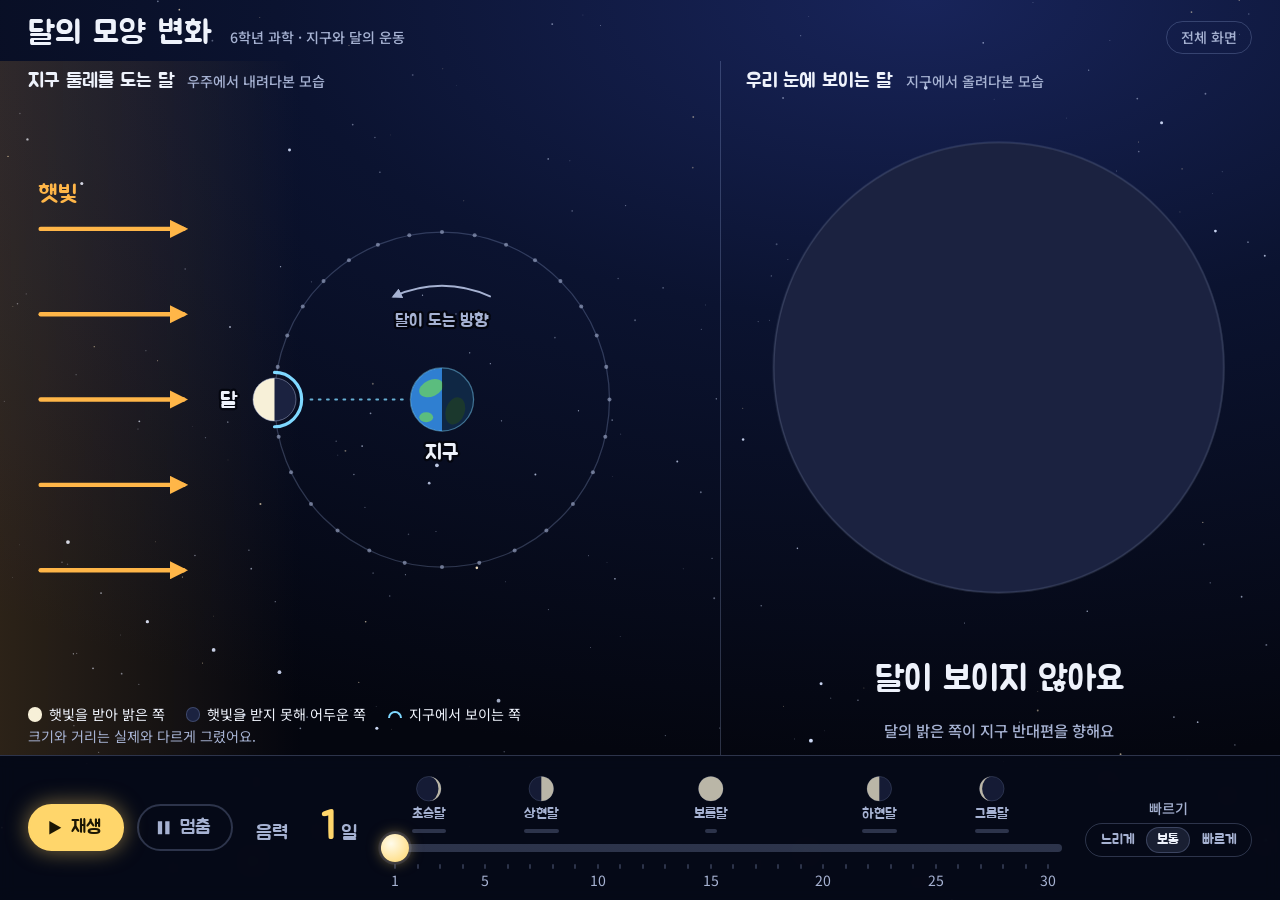
<file: assets/anim/moon.html>
<!DOCTYPE html>
<html lang="ko">
<head>
<meta charset="utf-8">
<meta name="viewport" content="width=device-width, initial-scale=1, viewport-fit=cover">
<title>달의 모양 변화</title>
<meta name="claude:viewport-fit-sides" content="cover">
<link rel="stylesheet" href="https://fonts.googleapis.com/css2?family=Jua&family=Noto+Sans+KR:wght@400;500;700&display=swap">
<style>
/* 배치: 16:9 화면 한 장에 꽉 차는 세 줄
   제목 띠 / 두 장면(왼쪽: 우주에서 본 지구와 달 · 오른쪽: 지구에서 본 달) / 날짜 조종대 */
:root{
  --sky-0:#04060f; --sky-1:#0b1330; --sky-2:#18245a;
  --ink:#eef2fb; --ink-dim:#a6b2d2;
  --line:rgba(170,190,240,.24); --soft:rgba(170,190,240,.12); --bar:rgba(7,10,26,.8);
  --moon:#f7f0d8; --moon-hi:#fffbea; --moon-lo:#d9cea8; --moon-mare:#a79d80; --moon-shade:#1b2240;
  --sun:#ffb648; --sun-glow:rgba(255,182,72,.16);
  --look:#7fd8ff;
  --accent:#ffd66b; --accent-glow:rgba(255,214,107,.5); --on-accent:#1b1604;
  --sea:#2f7fd1; --land:#5bbd7e; --night:rgba(4,6,15,.72);

  --font-display:"Jua","Noto Sans KR","Apple SD Gothic Neo","Malgun Gothic",sans-serif;
  --font-body:"Noto Sans KR","Apple SD Gothic Neo","Malgun Gothic","Nanum Gothic",sans-serif;

  --u:min(1vw,1.7778vh);                         /* 16:9 화면에서 가로의 1% */
  --pad:calc(var(--u)*2.2);
  --fs-title:max(1.3rem,calc(var(--u)*2.5));
  --fs-h2:max(1rem,calc(var(--u)*1.6));
  --fs-body:max(.85rem,calc(var(--u)*1.2));
  --fs-small:max(.75rem,calc(var(--u)*1.1));
  --fs-name:max(2.2rem,calc(var(--u)*5.4));
  --fs-date:max(1.7rem,calc(var(--u)*3.2));
  --fs-btn:max(.95rem,calc(var(--u)*1.5));
  --thumb:max(26px,calc(var(--u)*2.2));
  --track:max(8px,calc(var(--u)*.55));
  --mark-ico:max(20px,calc(var(--u)*2.3));
  color-scheme:dark;
}
html,body{height:100%}
body{margin:0;background:var(--sky-0);color:var(--ink);font-family:var(--font-body);font-size:var(--fs-body);line-height:1.5;-webkit-font-smoothing:antialiased}
#stars{position:fixed;inset:0;width:100%;height:100%;z-index:0;pointer-events:none;
  background:radial-gradient(120% 85% at 72% 0%,var(--sky-2) 0%,var(--sky-1) 42%,var(--sky-0) 100%)}

.app{position:relative;z-index:1;box-sizing:border-box;height:100%;min-height:30rem;display:grid;grid-template-rows:auto minmax(0,1fr) auto}
.gut{padding-left:max(16px,var(--pad),env(safe-area-inset-left,0px));padding-right:max(16px,var(--pad),env(safe-area-inset-right,0px))}

/* 제목 띠 */
.top{display:flex;flex-wrap:wrap;align-items:baseline;gap:.2em calc(var(--u)*1.4);padding-block:calc(var(--u)*1.1) calc(var(--u)*.5)}
.top h1{margin:0;font-family:var(--font-display);font-weight:400;font-size:var(--fs-title);line-height:1.2;letter-spacing:.01em}
.unit{margin:0;color:var(--ink-dim);font-size:var(--fs-small);font-weight:500}
.ghost{margin-left:auto;font:inherit;font-size:var(--fs-small);font-weight:500;color:var(--ink-dim);background:transparent;border:1px solid var(--line);border-radius:999px;padding:.35em 1em;cursor:pointer}
.ghost:hover{color:var(--ink);border-color:var(--ink-dim)}

/* 두 장면 */
.stage{display:grid;grid-template-columns:minmax(0,1.3fr) minmax(0,1fr);min-height:0}
.panel{position:relative;display:grid;grid-template-rows:auto minmax(0,1fr) auto;min-width:0;min-height:0;padding-block:calc(var(--u)*.6)}
.panel h2{margin:0;display:flex;flex-wrap:wrap;align-items:baseline;gap:0 .6em;font-family:var(--font-display);font-weight:400;font-size:var(--fs-h2);line-height:1.3}
.panel h2 small{font-family:var(--font-body);font-size:var(--fs-small);font-weight:500;color:var(--ink-dim)}
.space{isolation:isolate;padding-right:calc(var(--u)*1.2)}
.space::before{content:"";position:absolute;z-index:-1;top:0;bottom:0;left:calc(-1*max(16px,var(--pad)));width:44%;background:linear-gradient(90deg,var(--sun-glow),transparent)}
.sky{border-left:1px solid var(--line);padding-left:calc(var(--u)*2)}
.orbit,.moonview{display:block;width:100%;height:100%;min-height:0}

.legend{list-style:none;margin:0;padding:0;display:flex;flex-wrap:wrap;gap:.1em 1.5em;font-size:var(--fs-small)}
.legend li{display:flex;align-items:center;gap:.5em}
.legend .note{color:var(--ink-dim)}
.sw{flex:none;width:1em;height:1em;border-radius:50%}
.sw-lit{background:var(--moon)}
.sw-shade{background:var(--moon-shade);box-shadow:inset 0 0 0 1px var(--line)}
.sw-look{box-sizing:border-box;height:.55em;border:.2em solid var(--look);border-bottom:0;border-radius:1em 1em 0 0;background:none}

/* 궤도 그림 */
.orbit text{font-family:var(--font-display)}
.rays line{stroke:var(--sun);stroke-width:7;stroke-linecap:round}
.f-sun{fill:var(--sun)} .f-dim{fill:var(--ink-dim)}
.t-sun{fill:var(--sun);font-size:38px}
.t-label{fill:var(--ink);font-size:34px;paint-order:stroke;stroke:var(--sky-0);stroke-width:7px;stroke-linejoin:round}
.t-dim{fill:var(--ink-dim);font-size:27px;paint-order:stroke;stroke:var(--sky-0);stroke-width:7px;stroke-linejoin:round}
.ring{fill:none;stroke:var(--line);stroke-width:2}
.dot{fill:var(--ink-dim);opacity:.6}
.dir{fill:none;stroke:var(--ink-dim);stroke-width:3;stroke-linecap:round}
.sight{stroke:var(--look);stroke-width:3;stroke-dasharray:3 10;stroke-linecap:round;opacity:.8}
.e-sea{fill:var(--sea)} .e-land{fill:var(--land)} .e-night{fill:var(--night)}
.e-rim{fill:none;stroke:var(--look);stroke-opacity:.45;stroke-width:2}
.m-shade{fill:var(--moon-shade)} .m-lit{fill:var(--moon)}
.m-rim{fill:none;stroke:var(--ink-dim);stroke-opacity:.5;stroke-width:1.5}
.face{fill:none;stroke:var(--look);stroke-width:5;stroke-linecap:round}

/* 지구에서 본 달 */
.mv-shade{fill:var(--moon-shade)}
.mv-rim{fill:none;stroke:var(--ink-dim);stroke-opacity:.28;stroke-width:1.5}
.maria ellipse{fill:var(--moon-mare);opacity:.5}
.mv-spot{fill:var(--moon-hi);opacity:.75}

.phase{display:grid;justify-items:center;text-align:center;padding-bottom:calc(var(--u)*.4)}
.phase-name{margin:0;height:calc(var(--fs-name)*1.15);display:grid;place-items:center;white-space:nowrap;font-family:var(--font-display);font-weight:400;font-size:calc(var(--fs-name)*.5);line-height:1.1;color:var(--ink)}
.phase.is-named .phase-name{font-size:var(--fs-name);color:var(--accent);text-shadow:0 0 .35em var(--accent-glow)}
.phase-sub{margin:0;min-height:1.5em;color:var(--ink-dim);font-weight:500;text-wrap:balance}

/* 날짜 조종대 */
.controls{background:var(--bar);border-top:1px solid var(--line);-webkit-backdrop-filter:blur(8px);backdrop-filter:blur(8px)}
.controls-in{display:grid;grid-template-columns:auto auto minmax(0,1fr) auto;grid-template-areas:"transport date timeline speed";align-items:center;gap:8px calc(var(--u)*1.8);padding-block:calc(var(--u)*.8) calc(var(--u)*.9)}
.transport{grid-area:transport;display:flex;gap:calc(var(--u)*.7 + 4px)}
.btn{display:inline-flex;align-items:center;gap:.45em;font-family:var(--font-display);font-size:var(--fs-btn);line-height:1.2;white-space:nowrap;color:var(--on-accent);background:var(--accent);border:2px solid var(--accent);border-radius:999px;padding:.5em 1.05em .5em .9em;cursor:pointer;box-shadow:0 0 1.1em var(--accent-glow)}
.btn svg{width:.8em;height:.8em;fill:currentColor}
.btn[aria-disabled="true"]{color:var(--ink-dim);background:transparent;border-color:var(--line);box-shadow:none;cursor:default}
.btn:focus-visible,.ghost:focus-visible,.mark:focus-visible{outline:3px solid var(--look);outline-offset:3px}

.date{grid-area:date;display:flex;align-items:baseline;gap:.2em;white-space:nowrap;font-family:var(--font-display)}
.date-k{font-size:calc(var(--fs-date)*.5);color:var(--ink-dim)}
.date-n{min-width:1.15em;text-align:right;font-size:var(--fs-date);line-height:1;color:var(--accent);font-variant-numeric:tabular-nums}

.timeline{grid-area:timeline;position:relative;min-width:0}
.marks{position:relative;height:calc(var(--mark-ico) + var(--fs-small)*1.4 + 18px)}
.mark{position:absolute;bottom:9px;left:calc(var(--thumb)/2 + (100% - var(--thumb))*var(--c));transform:translateX(-50%);display:grid;justify-items:center;gap:.1em;padding:.1em .35em;font-family:var(--font-display);font-size:var(--fs-small);line-height:1.3;white-space:nowrap;color:var(--ink-dim);background:none;border:0;border-radius:.6em;cursor:pointer}
.mark svg{width:var(--mark-ico);height:var(--mark-ico);opacity:.75}
.mark:hover{color:var(--ink)}
.mark.on{color:var(--accent)}
.mark.on svg{opacity:1;filter:drop-shadow(0 0 .45em var(--accent-glow))}
.mi-shade{fill:var(--moon-shade);stroke:var(--line);stroke-width:.8} .mi-lit{fill:var(--moon)}
.span{position:absolute;bottom:1px;height:4px;border-radius:4px;background:var(--line);left:calc(var(--thumb)/2 + (100% - var(--thumb))*var(--a) - 6px);width:calc((100% - var(--thumb))*(var(--b) - var(--a)) + 12px)}
.span.on{background:var(--accent);box-shadow:0 0 .6em var(--accent-glow)}

#day{-webkit-appearance:none;appearance:none;display:block;width:100%;height:var(--thumb);margin:0;background:transparent;cursor:pointer;--p:0}
#day:focus{outline:none}
#day::-webkit-slider-runnable-track{height:var(--track);border-radius:999px;background:linear-gradient(90deg,var(--accent) calc(var(--thumb)/2 + (100% - var(--thumb))*var(--p)),var(--line) 0)}
#day::-webkit-slider-thumb{-webkit-appearance:none;appearance:none;width:var(--thumb);height:var(--thumb);margin-top:calc((var(--track) - var(--thumb))/2);border:0;border-radius:50%;background:radial-gradient(circle at 36% 34%,var(--moon-hi),var(--accent));box-shadow:0 0 0 .2em var(--soft),0 0 1em var(--accent-glow)}
#day::-moz-range-track{height:var(--track);border-radius:999px;background:var(--line)}
#day::-moz-range-progress{height:var(--track);border-radius:999px;background:var(--accent)}
#day::-moz-range-thumb{width:var(--thumb);height:var(--thumb);border:0;border-radius:50%;background:radial-gradient(circle at 36% 34%,var(--moon-hi),var(--accent));box-shadow:0 0 0 .2em var(--soft),0 0 1em var(--accent-glow)}
#day:focus-visible::-webkit-slider-thumb{outline:3px solid var(--look);outline-offset:3px}
#day:focus-visible::-moz-range-thumb{outline:3px solid var(--look);outline-offset:3px}

.ticks{position:relative;height:calc(var(--fs-small)*1.9)}
.tick{position:absolute;top:2px;left:calc(var(--thumb)/2 + (100% - var(--thumb))*var(--t));transform:translateX(-50%);display:grid;justify-items:center;font-size:var(--fs-small);line-height:1;color:var(--ink-dim);font-variant-numeric:tabular-nums}
.tick::before{content:"";width:2px;height:.4em;margin-bottom:.25em;border-radius:2px;background:var(--line)}

.speed{grid-area:speed;display:grid;justify-items:center;gap:.25em}
.speed-label{font-size:var(--fs-small);font-weight:500;color:var(--ink-dim)}
.seg{position:relative;display:flex;padding:3px;border:1px solid var(--line);border-radius:999px}
.seg input{position:absolute;width:1px;height:1px;opacity:0;pointer-events:none}
.seg label{font-family:var(--font-display);font-size:var(--fs-small);line-height:1.3;white-space:nowrap;color:var(--ink-dim);padding:.3em .8em;border-radius:999px;cursor:pointer}
.seg input:checked+label{background:var(--soft);color:var(--ink);box-shadow:inset 0 0 0 1px var(--line)}
.seg input:focus-visible+label{outline:3px solid var(--look);outline-offset:2px}

/* 좁은 화면: 한 줄로 쌓고, 조종대는 아래에 붙여 둔다 */
@media (max-width:820px),(max-aspect-ratio:1/1){
  .app{height:auto;min-height:100%}
  .stage{grid-template-columns:minmax(0,1fr)}
  .panel{padding-block:14px}
  .space{padding-right:0}
  .sky{border-left:0;border-top:1px solid var(--line);padding-left:0}
  .orbit{height:auto;aspect-ratio:1070/760;max-height:46vh}
  .sky{grid-template-columns:minmax(0,min(42%,16rem)) minmax(0,1fr);grid-template-rows:auto auto;column-gap:16px;align-items:center}
  .sky h2{grid-column:1/-1;margin-bottom:8px}
  .moonview{height:auto;aspect-ratio:1}
  .phase{justify-items:start;text-align:left;padding-bottom:0}
  .phase-name{height:auto;min-height:calc(var(--fs-name)*1.15);place-items:center start;white-space:normal;text-wrap:balance}
  .controls{position:sticky;bottom:0}
  .controls-in{grid-template-columns:auto minmax(0,1fr);grid-template-areas:"transport date" "timeline timeline" "speed speed";padding-block:10px calc(10px + env(safe-area-inset-bottom,0px))}
  .date{justify-self:end}
  .speed{grid-auto-flow:column;align-items:center;justify-content:start;gap:.8em}
}
@media (prefers-reduced-motion:reduce){*{scroll-behavior:auto}}
</style>
<style>img{max-width:100%}[hidden]{display:none!important}</style>
</head>
<body>
<canvas id="stars" aria-hidden="true"></canvas>

<div class="app" id="app">
  <header class="top gut">
    <h1>달의 모양 변화</h1>
    <p class="unit">6학년 과학 · 지구와 달의 운동</p>
    <button class="ghost" id="fs" type="button">전체 화면</button>
  </header>

  <main class="stage gut">
    <section class="panel space" aria-labelledby="h-space">
      <h2 id="h-space">지구 둘레를 도는 달 <small>우주에서 내려다본 모습</small></h2>
      <svg id="orbit" class="orbit" viewBox="-110 0 1070 760" role="img" aria-label="왼쪽에서 햇빛이 비치고, 달이 지구 둘레를 시계 반대 방향으로 도는 그림">
        <defs>
          <marker id="hSun" viewBox="0 0 12 12" refX="9" refY="6" markerWidth="4.2" markerHeight="4.2" orient="auto"><path class="f-sun" d="M0 0 12 6 0 12Z"/></marker>
          <marker id="hDir" viewBox="0 0 12 12" refX="9" refY="6" markerWidth="5.5" markerHeight="5.5" orient="auto"><path class="f-dim" d="M0 0 12 6 0 12Z"/></marker>
          <clipPath id="earthClip"><circle cx="545" cy="380" r="50"/></clipPath>
        </defs>

        <g class="rays">
          <line x1="-90" y1="110" x2="136" y2="110" marker-end="url(#hSun)"/>
          <line x1="-90" y1="245" x2="136" y2="245" marker-end="url(#hSun)"/>
          <line x1="-90" y1="380" x2="136" y2="380" marker-end="url(#hSun)"/>
          <line x1="-90" y1="515" x2="136" y2="515" marker-end="url(#hSun)"/>
          <line x1="-90" y1="650" x2="136" y2="650" marker-end="url(#hSun)"/>
        </g>
        <text class="t-sun" x="-94" y="68">햇빛</text>

        <circle class="ring" cx="545" cy="380" r="265"/>
        <g id="dots"></g>
        <path class="dir" d="M621.1 216.9A180 180 0 0 0 468.9 216.9" marker-end="url(#hDir)"/>
        <line id="sight" class="sight" x1="545" y1="380" x2="545" y2="380"/>
        <text class="t-dim" x="545" y="264" text-anchor="middle">달이 도는 방향</text>

        <g clip-path="url(#earthClip)">
          <circle class="e-sea" cx="545" cy="380" r="50"/>
          <ellipse class="e-land" cx="528" cy="362" rx="20" ry="13" transform="rotate(-24 528 362)"/>
          <ellipse class="e-land" cx="566" cy="398" rx="15" ry="22" transform="rotate(18 566 398)"/>
          <ellipse class="e-land" cx="520" cy="408" rx="11" ry="8"/>
          <rect class="e-night" x="545" y="330" width="50" height="100"/>
        </g>
        <circle class="e-rim" cx="545" cy="380" r="50"/>
        <text class="t-label" x="545" y="474" text-anchor="middle">지구</text>

        <g id="moonG">
          <circle class="m-shade" r="34"/>
          <path class="m-lit" d="M0-34A34 34 0 0 0 0 34Z"/>
          <circle class="m-rim" r="34"/>
          <path id="face" class="face" d="M0-43A43 43 0 0 1 0 43"/>
        </g>
        <text id="moonLabel" class="t-label" text-anchor="middle">달</text>
      </svg>
      <ul class="legend">
        <li><i class="sw sw-lit"></i>햇빛을 받아 밝은 쪽</li>
        <li><i class="sw sw-shade"></i>햇빛을 받지 못해 어두운 쪽</li>
        <li><i class="sw sw-look"></i>지구에서 보이는 쪽</li>
        <li class="note">크기와 거리는 실제와 다르게 그렸어요.</li>
      </ul>
    </section>

    <section class="panel sky" aria-labelledby="h-sky">
      <h2 id="h-sky">우리 눈에 보이는 달 <small>지구에서 올려다본 모습</small></h2>
      <svg id="moonView" class="moonview" viewBox="-275 -275 550 550" role="img" aria-label="음력 1일의 달">
        <defs>
          <radialGradient id="gLit" cx="42%" cy="38%" r="70%">
            <stop offset="0" style="stop-color:var(--moon-hi)"/>
            <stop offset=".7" style="stop-color:var(--moon)"/>
            <stop offset="1" style="stop-color:var(--moon-lo)"/>
          </radialGradient>
          <radialGradient id="gHalo" cx="50%" cy="50%" r="50%">
            <stop offset=".88" style="stop-color:var(--accent);stop-opacity:.45"/>
            <stop offset="1" style="stop-color:var(--accent);stop-opacity:0"/>
          </radialGradient>
          <clipPath id="litClip"><path id="litPath" d="M0 0"/></clipPath>
          <filter id="mareBlur" x="-25%" y="-25%" width="150%" height="150%"><feGaussianBlur stdDeviation="8"/></filter>
        </defs>
        <circle id="halo" r="274" fill="url(#gHalo)" opacity="0"/>
        <circle class="mv-shade" r="245"/>
        <g clip-path="url(#litClip)">
          <circle r="245" fill="url(#gLit)"/>
          <g class="maria" filter="url(#mareBlur)">
            <ellipse cx="-128" cy="-15" rx="58" ry="105"/>
            <ellipse cx="-58" cy="-102" rx="66" ry="55"/>
            <ellipse cx="50" cy="-92" rx="42" ry="40"/>
            <ellipse cx="92" cy="-32" rx="48" ry="40"/>
            <ellipse cx="172" cy="-75" rx="22" ry="30"/>
            <ellipse cx="140" cy="22" rx="28" ry="42"/>
            <ellipse cx="92" cy="50" rx="21" ry="21"/>
            <ellipse cx="-42" cy="82" rx="50" ry="38"/>
            <ellipse cx="-118" cy="86" rx="25" ry="25"/>
          </g>
          <circle class="mv-spot" cx="-22" cy="172" r="9"/>
        </g>
        <circle class="mv-rim" r="245"/>
      </svg>
      <div class="phase" id="phase">
        <p class="phase-name" id="phaseName">달이 보이지 않아요</p>
        <p class="phase-sub" id="phaseSub">달의 밝은 쪽이 지구 반대편을 향해요</p>
      </div>
    </section>
  </main>

  <footer class="controls">
    <div class="controls-in gut">
      <div class="transport">
        <button class="btn" id="play" type="button" aria-disabled="false"><svg viewBox="0 0 10 10" aria-hidden="true"><path d="M1.5 0.6 9.3 5 1.5 9.4Z"/></svg>재생</button>
        <button class="btn" id="pause" type="button" aria-disabled="true"><svg viewBox="0 0 10 10" aria-hidden="true"><path d="M1.2 .8h2.8v8.4H1.2zM6 .8h2.8v8.4H6z"/></svg>멈춤</button>
      </div>
      <div class="date" aria-hidden="true"><span class="date-k">음력</span><span class="date-n" id="dayNum">1</span><span class="date-k">일</span></div>
      <div class="timeline">
        <div class="marks" id="marks"></div>
        <input type="range" id="day" min="1" max="30" step="1" value="1" aria-label="음력 날짜">
        <div class="ticks" id="ticks" aria-hidden="true"></div>
      </div>
      <div class="speed" role="radiogroup" aria-labelledby="speedLabel">
        <span class="speed-label" id="speedLabel">빠르기</span>
        <div class="seg">
          <input type="radio" name="speed" id="speedSlow" value="0"><label for="speedSlow">느리게</label>
          <input type="radio" name="speed" id="speedMid" value="1" checked><label for="speedMid">보통</label>
          <input type="radio" name="speed" id="speedFast" value="2"><label for="speedFast">빠르게</label>
        </div>
      </div>
    </div>
  </footer>
</div>

<script>
(() => {
  document.documentElement.lang = 'ko';
  const $ = id => document.getElementById(id);
  const reduce = matchMedia('(prefers-reduced-motion: reduce)');

  /* 교과서의 다섯 가지 달 이름과 볼 수 있는 때 */
  const PHASES = [
    { name: '초승달', from: 2,  to: 3,  jump: 3,  icon: 38,  when: '음력 2~3일 무렵',   tip: '오른쪽이 가늘게 밝아요' },
    { name: '상현달', from: 7,  to: 8,  jump: 8,  icon: 90,  when: '음력 7~8일 무렵',   tip: '오른쪽 반쪽이 밝아요' },
    { name: '보름달', from: 15, to: 15, jump: 15, icon: 180, when: '음력 15일 무렵',    tip: '둥글게 모두 밝아요' },
    { name: '하현달', from: 22, to: 23, jump: 23, icon: 270, when: '음력 22~23일 무렵', tip: '왼쪽 반쪽이 밝아요' },
    { name: '그믐달', from: 27, to: 28, jump: 27, icon: 322, when: '음력 27~28일 무렵', tip: '왼쪽이 가늘게 밝아요' }
  ];
  const RATES = [0.55, 1.2, 2.8];           /* 1초에 넘어가는 날 수 */
  const C = { x: 545, y: 380 }, ORB = 265, RV = 245;

  /* 음력 날짜 → 해·지구·달이 이루는 각.
     1일에 해와 같은 쪽(0°), 15일에 해의 반대쪽(180°), 다음 달 1일에 다시 0°가 되도록 맞춘 수업용 모형 */
  const angleOf = pos => pos <= 15 ? (pos - 1) / 14 * 180 : 180 + (pos - 15) / 16 * 180;
  const dayOf = pos => ((Math.round(pos) - 1) % 30 + 30) % 30 + 1;
  const pct = d => (d - 1) / 29;

  function describe(day) {
    const p = PHASES.find(q => day >= q.from && day <= q.to);
    if (p) return { named: true, title: p.name, sub: p.when + ' · ' + p.tip };
    if (day === 1) return { title: '달이 보이지 않아요', sub: '달의 밝은 쪽이 지구 반대편을 향해요' };
    if (day < 7)   return { title: '달이 점점 차올라요', sub: '초승달에서 상현달로 가는 중이에요' };
    if (day < 15)  return { title: '달이 점점 차올라요', sub: '상현달에서 보름달로 가는 중이에요' };
    if (day < 22)  return { title: '달이 점점 기울어요', sub: '보름달에서 하현달로 가는 중이에요' };
    if (day < 27)  return { title: '달이 점점 기울어요', sub: '하현달에서 그믐달로 가는 중이에요' };
    if (day === 29) return { title: '달이 점점 기울어요', sub: '그믐달이 더 가늘어지고 있어요' };
    return { title: '달이 거의 보이지 않아요', sub: '곧 음력 1일로 돌아가요' };
  }

  /* 지구(북반구)에서 본 달의 밝은 부분 */
  function lit(theta, R) {
    const t = ((theta % 360) + 360) % 360;
    const wax = t <= 180;
    const a = (wax ? t : 360 - t) * Math.PI / 180;
    const rx = Math.abs(Math.cos(a)) * R;
    const thin = Math.cos(a) > 0;
    const limb = wax ? 1 : 0;
    const term = wax ? (thin ? 0 : 1) : (thin ? 1 : 0);
    return `M0 ${-R}A${R} ${R} 0 0 ${limb} 0 ${R}A${rx.toFixed(2)} ${R} 0 0 ${term} 0 ${-R}Z`;
  }

  const app = $('app'), slider = $('day'), dayNum = $('dayNum');
  const playBtn = $('play'), pauseBtn = $('pause'), fsBtn = $('fs');
  const moonG = $('moonG'), face = $('face'), sight = $('sight'), moonLabel = $('moonLabel');
  const litPath = $('litPath'), halo = $('halo'), moonView = $('moonView');
  const phase = $('phase'), nameEl = $('phaseName'), subEl = $('phaseSub');
  const SVGNS = 'http://www.w3.org/2000/svg';

  /* 궤도 위 하루 간격 점 */
  for (let d = 1; d <= 30; d++) {
    const r = angleOf(d) * Math.PI / 180;
    const c = document.createElementNS(SVGNS, 'circle');
    c.setAttribute('class', 'dot');
    c.setAttribute('cx', (C.x - ORB * Math.cos(r)).toFixed(1));
    c.setAttribute('cy', (C.y + ORB * Math.sin(r)).toFixed(1));
    c.setAttribute('r', '3.2');
    $('dots').appendChild(c);
  }

  /* 날짜 막대 위의 달 이름표 */
  PHASES.forEach(p => {
    const b = document.createElement('button');
    b.type = 'button';
    b.className = 'mark';
    b.style.setProperty('--c', pct((p.from + p.to) / 2));
    b.innerHTML = `<svg viewBox="-12 -12 24 24" aria-hidden="true"><circle class="mi-shade" r="10"/><path class="mi-lit" d="${lit(p.icon, 10)}"/></svg><span>${p.name}</span>`;
    b.setAttribute('aria-label', `${p.name}, ${p.when}으로 가기`);
    b.addEventListener('click', () => setDay(p.jump));
    const bar = document.createElement('i');
    bar.className = 'span';
    bar.style.setProperty('--a', pct(p.from));
    bar.style.setProperty('--b', pct(p.to));
    $('marks').append(b, bar);
    p.el = b; p.bar = bar;
  });

  /* 날짜 눈금 */
  for (let d = 1; d <= 30; d++) {
    const t = document.createElement('span');
    t.className = 'tick';
    t.style.setProperty('--t', pct(d));
    if (d === 1 || d % 5 === 0) t.textContent = d;
    $('ticks').appendChild(t);
  }

  let pos = 1, target = 1, playing = false, rate = RATES[1];
  let raf = 0, last = 0, acc = 0, shownDay = 0, shownTitle = '';

  function render() {
    const th = angleOf(pos), rad = th * Math.PI / 180;
    const ux = -Math.cos(rad), uy = Math.sin(rad);
    const mx = C.x + ORB * ux, my = C.y + ORB * uy;
    moonG.setAttribute('transform', `translate(${mx.toFixed(1)} ${my.toFixed(1)})`);
    face.setAttribute('transform', `rotate(${(Math.atan2(-uy, -ux) * 180 / Math.PI).toFixed(1)})`);
    sight.setAttribute('x1', (C.x + ux * 62).toFixed(1));
    sight.setAttribute('y1', (C.y + uy * 62).toFixed(1));
    sight.setAttribute('x2', (mx - ux * 52).toFixed(1));
    sight.setAttribute('y2', (my - uy * 52).toFixed(1));
    moonLabel.setAttribute('x', (C.x + ux * (ORB + 72)).toFixed(1));
    moonLabel.setAttribute('y', (C.y + uy * (ORB + 72) + 12).toFixed(1));
    litPath.setAttribute('d', lit(th, RV));
    halo.setAttribute('opacity', ((1 - Math.cos(rad)) / 2 * 0.9).toFixed(3));

    const day = dayOf(playing ? pos : target);
    if (day === shownDay) return;
    shownDay = day;
    dayNum.textContent = day;
    if (playing) syncSlider(day);
    const info = describe(day);
    slider.setAttribute('aria-valuetext', `음력 ${day}일, ${info.title}`);
    moonView.setAttribute('aria-label', `음력 ${day}일의 달, ${info.title}`);
    phase.classList.toggle('is-named', !!info.named);
    if (info.title !== shownTitle) {
      shownTitle = info.title;
      nameEl.textContent = info.title;
      if (info.named && !reduce.matches && nameEl.animate) {
        nameEl.animate(
          [{ transform: 'scale(.86)', opacity: .15 }, { transform: 'scale(1)', opacity: 1 }],
          { duration: 380, easing: 'cubic-bezier(.2,.8,.3,1.25)' }
        );
      }
    }
    subEl.textContent = info.sub;
    PHASES.forEach(p => {
      const on = day >= p.from && day <= p.to;
      p.el.classList.toggle('on', on);
      p.bar.classList.toggle('on', on);
    });
  }

  function frame(ts) {
    const dt = Math.min(Math.max(ts - last, 0) / 1000, 0.1);
    last = ts;
    if (playing) {
      if (reduce.matches) {
        acc += dt * rate;
        if (acc >= 1) { acc = 0; pos = dayOf(pos) % 30 + 1; }
      } else {
        pos += dt * rate;
        if (pos >= 31) pos -= 30;
      }
    } else {
      const gap = target - pos;
      if (reduce.matches || Math.abs(gap) < 0.004) pos = target;
      else pos += gap * (1 - Math.exp(-dt * 7));
      if (pos === target && target >= 31) { pos -= 30; target -= 30; }
    }
    render();
    raf = (playing || pos !== target) ? requestAnimationFrame(frame) : 0;
  }
  function wake() {
    if (!raf) { last = performance.now(); raf = requestAnimationFrame(frame); }
  }

  function syncSlider(day) {
    slider.value = day;
    slider.style.setProperty('--p', pct(day));
  }
  function syncButtons() {
    playBtn.setAttribute('aria-disabled', String(playing));
    pauseBtn.setAttribute('aria-disabled', String(!playing));
  }
  function unwrap() {
    if (target >= 31) { target -= 30; pos -= 30; }
  }
  function play() {
    if (playing) return;
    playing = true; acc = 0;
    syncButtons(); wake();
  }
  function pause() {
    if (!playing) return;
    playing = false;
    target = Math.round(pos);
    syncSlider(dayOf(target));
    syncButtons(); wake();
  }
  function setDay(day) {
    pause(); unwrap();
    target = day;
    syncSlider(day);
    shownDay = 0; wake();
  }
  function step(delta) {
    pause(); unwrap();
    if (delta > 0) target = target === 30 ? 31 : target + 1;
    else if (target === 1) { pos += 30; target = 30; }
    else target -= 1;
    syncSlider(dayOf(target));
    shownDay = 0; wake();
  }

  slider.addEventListener('input', () => setDay(Number(slider.value)));
  playBtn.addEventListener('click', () => {
    if (playing) return;
    play();
    if (document.activeElement === playBtn) pauseBtn.focus({ preventScroll: true });
  });
  pauseBtn.addEventListener('click', () => {
    if (!playing) return;
    pause();
    if (document.activeElement === pauseBtn) playBtn.focus({ preventScroll: true });
  });
  document.querySelectorAll('input[name="speed"]').forEach(r => {
    r.addEventListener('change', () => { if (r.checked) rate = RATES[Number(r.value)]; });
    if (r.checked) rate = RATES[Number(r.value)];
  });

  /* 글쇠: 사이띄개 = 재생·멈춤, 좌우 화살표 = 하루씩 */
  document.addEventListener('keydown', e => {
    if (e.altKey || e.ctrlKey || e.metaKey) return;
    const el = e.target, tag = el && el.tagName;
    if (e.key === ' ' || e.code === 'Space') {
      if (tag === 'BUTTON' || (tag === 'INPUT' && el.type === 'radio')) return;
      e.preventDefault();
      playing ? pause() : play();
    } else if ((e.key === 'ArrowRight' || e.key === 'ArrowLeft') && tag !== 'INPUT') {
      e.preventDefault();
      step(e.key === 'ArrowRight' ? 1 : -1);
    }
  });

  /* 전체 화면 */
  const root = document.documentElement;
  if (!document.fullscreenEnabled || !root.requestFullscreen) fsBtn.hidden = true;
  fsBtn.addEventListener('click', async () => {
    try {
      if (document.fullscreenElement) await document.exitFullscreen();
      else await root.requestFullscreen();
    } catch (err) { fsBtn.hidden = true; }
  });
  document.addEventListener('fullscreenchange', () => {
    fsBtn.textContent = document.fullscreenElement ? '전체 화면 끝내기' : '전체 화면';
  });

  /* 밤하늘의 별 */
  const cv = $('stars');
  function drawStars() {
    const w = window.innerWidth, h = window.innerHeight;
    const dpr = Math.min(window.devicePixelRatio || 1, 2);
    cv.width = Math.round(w * dpr); cv.height = Math.round(h * dpr);
    const ctx = cv.getContext('2d');
    ctx.setTransform(dpr, 0, 0, dpr, 0, 0);
    let s = 20261121;
    const rnd = () => {
      s = (s + 0x6D2B79F5) | 0;
      let t = Math.imul(s ^ (s >>> 15), 1 | s);
      t = (t + Math.imul(t ^ (t >>> 7), 61 | t)) ^ t;
      return ((t ^ (t >>> 14)) >>> 0) / 4294967296;
    };
    const k = Math.max(1, Math.min(w, h * 1.7778) / 1300);
    const n = Math.round(w * h / 4300);
    for (let i = 0; i < n; i++) {
      const x = rnd() * w, y = rnd() * h, big = rnd() > 0.9;
      const r = (big ? 1.1 + rnd() * 0.9 : 0.35 + rnd() * 0.65) * k;
      const a = big ? 0.75 + rnd() * 0.25 : 0.25 + rnd() * 0.5;
      const warm = rnd() > 0.8;
      ctx.fillStyle = warm ? `rgba(255,236,200,${a})` : `rgba(214,226,255,${a})`;
      ctx.beginPath(); ctx.arc(x, y, r, 0, Math.PI * 2); ctx.fill();
    }
  }
  let starTimer = 0;
  window.addEventListener('resize', () => {
    cancelAnimationFrame(starTimer);
    starTimer = requestAnimationFrame(drawStars);
  });

  syncButtons(); syncSlider(1); render(); drawStars();
})();
</script>
</body>
</html>
</file>
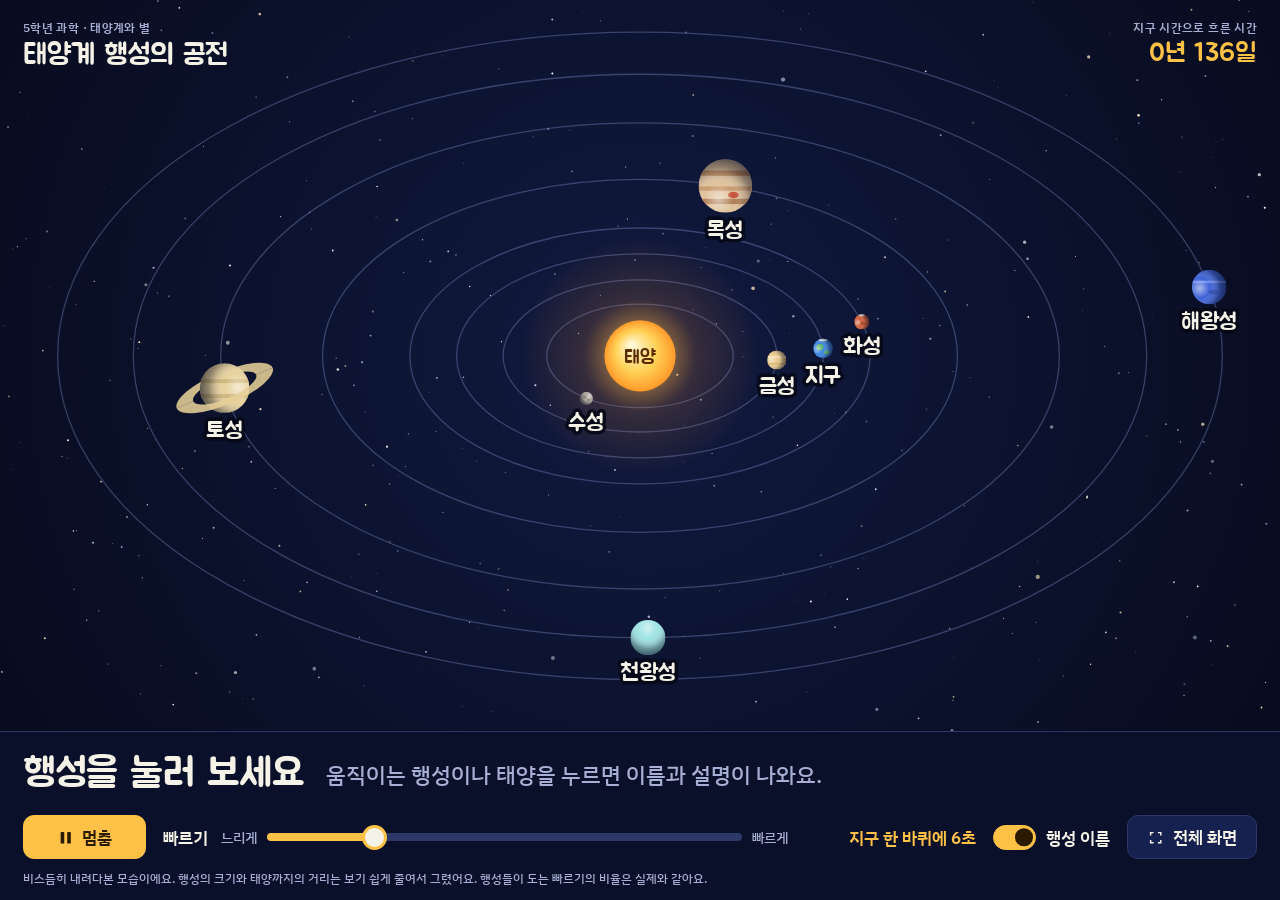
<file: assets/anim/solar.html>
<!doctype html>
<html lang="ko">
<head>
<meta charset="utf-8">
<meta name="viewport" content="width=device-width, initial-scale=1, viewport-fit=cover">
<title>태양계 행성의 공전</title>
<link rel="stylesheet" href="https://fonts.googleapis.com/css2?family=IBM+Plex+Sans+KR:wght@500;600&family=Jua&display=swap">
<style>
/* 배치: 화면을 가득 채운 우주 무대(타원 궤도) + 아래쪽에 해설 한 줄과 조작 단추를 모은 도크 */
:root {
  color-scheme: dark;
  --space: #050816;
  --space-2: #111a40;
  --panel: #0a1029;
  --raise: #162150;
  --line: #2b3868;
  --star: #f5f2e7;
  --dust: #a7b0d4;
  --sun: #ffc247;
  --ink: #2a1a00;
  --font-display: "Jua", "Malgun Gothic", "Apple SD Gothic Neo", sans-serif;
  --font-body: "IBM Plex Sans KR", "Malgun Gothic", "Apple SD Gothic Neo", sans-serif;
  --gutter: clamp(16px, 1.8vw, 70px);
  --fs-small: clamp(11px, 0.92vw, 36px);
  --fs-ctl: clamp(15px, 1.3vw, 50px);
  --fs-desc: clamp(16px, 1.75vw, 68px);
  --fs-name: clamp(26px, 3.1vw, 120px);
  --ctl-h: clamp(44px, 3.3vw, 128px);
}

*, *::before, *::after { box-sizing: border-box; }
[hidden] { display: none !important; }
html, body { height: 100%; }
body {
  margin: 0;
  overflow: hidden;
  background: var(--space);
  color: var(--star);
  font-family: var(--font-body);
  font-weight: 500;
  font-size: var(--fs-ctl);
  word-break: keep-all;
  -webkit-font-smoothing: antialiased;
}

.app { height: 100%; display: flex; flex-direction: column; }

/* ── 우주 무대 ─────────────────────────────── */
.stage { position: relative; flex: 1 1 0; min-height: 0; overflow: hidden; }
.stage canvas { position: absolute; inset: 0; width: 100%; height: 100%; display: block; }
#sky { touch-action: manipulation; outline: none; -webkit-tap-highlight-color: transparent; }
#sky:focus-visible { outline: 3px solid var(--sun); outline-offset: -5px; }

.title, .clock { position: absolute; top: clamp(12px, 1.5vw, 56px); pointer-events: none; }
.title { left: max(var(--gutter), env(safe-area-inset-left, 0px)); }
.clock { right: max(var(--gutter), env(safe-area-inset-right, 0px)); text-align: right; }
.eyebrow, .clock-label {
  display: block;
  margin: 0 0 0.2em;
  font-size: var(--fs-small);
  font-weight: 600;
  letter-spacing: 0.03em;
  color: var(--dust);
}
.title h1 {
  margin: 0;
  font: 400 clamp(20px, 2.3vw, 90px) / 1.15 var(--font-display);
  color: var(--star);
}
.clock-value {
  display: block;
  font: 400 clamp(18px, 2vw, 78px) / 1.15 var(--font-display);
  font-variant-numeric: tabular-nums;
  white-space: nowrap;
  color: var(--sun);
}

/* ── 도크 ─────────────────────────────────── */
.dock {
  flex: 0 0 auto;
  display: flex;
  flex-direction: column;
  gap: clamp(8px, 0.8vw, 32px);
  padding-block: clamp(10px, 1vw, 40px);
  padding-left: max(var(--gutter), env(safe-area-inset-left, 0px));
  padding-right: max(var(--gutter), env(safe-area-inset-right, 0px));
  background: var(--panel);
  border-top: 1px solid var(--line);
}

.caption {
  display: grid;
  grid-template-columns: auto minmax(0, 1fr) auto;
  align-items: center;
  column-gap: clamp(14px, 1.7vw, 66px);
  min-height: calc(var(--fs-desc) * 2.7);
}
.cap-name {
  display: flex;
  align-items: center;
  gap: 0.35em;
  margin: 0;
  font: 400 var(--fs-name) / 1.1 var(--font-display);
  white-space: nowrap;
}
.cap-dot {
  flex: none;
  width: 0.5em;
  height: 0.5em;
  border-radius: 50%;
  background: var(--dot, var(--sun));
  box-shadow: 0 0 0.45em var(--dot, var(--sun));
}
.cap-desc {
  margin: 0;
  min-width: 0;
  font-size: var(--fs-desc);
  line-height: 1.35;
  text-wrap: balance;
}
.caption.is-empty .cap-desc { color: var(--dust); }
.cap-chip {
  padding: 0.3em 0.9em;
  border: 1.5px solid var(--sun);
  border-radius: 999px;
  font-size: clamp(13px, 1.25vw, 48px);
  font-weight: 600;
  font-variant-numeric: tabular-nums;
  white-space: nowrap;
  color: var(--sun);
}

.controls {
  display: flex;
  flex-wrap: wrap;
  align-items: center;
  gap: clamp(10px, 1.3vw, 50px);
}
.btn {
  display: inline-flex;
  align-items: center;
  justify-content: center;
  gap: 0.5em;
  min-height: var(--ctl-h);
  padding: 0 1.15em;
  border: 1.5px solid var(--line);
  border-radius: 0.65em;
  background: var(--raise);
  color: var(--star);
  font: 600 1em / 1 var(--font-body);
  white-space: nowrap;
  cursor: pointer;
}
.btn:hover { border-color: var(--dust); }
.btn:active { transform: translateY(1px); }
.btn:disabled { color: var(--dust); cursor: default; }
.btn svg { flex: none; width: 1.05em; height: 1.05em; fill: currentColor; }
.btn-main {
  min-width: 7.4em;
  border-color: var(--sun);
  background: var(--sun);
  color: var(--ink);
}
.btn-main:hover { border-color: var(--star); }
.btn:focus-visible,
.switch input:focus-visible,
.speed input:focus-visible { outline: 3px solid var(--star); outline-offset: 3px; }

.speed {
  flex: 1 1 22em;
  min-width: 0;
  display: flex;
  align-items: center;
  gap: 0.8em;
}
.speed-head { display: contents; }
.speed label { order: 1; font-weight: 600; white-space: nowrap; }
.speed-track {
  order: 2;
  flex: 1 1 auto;
  min-width: 0;
  display: flex;
  align-items: center;
  gap: 0.6em;
}
.speed-track span { font-size: 0.85em; white-space: nowrap; color: var(--dust); }
.speed output {
  order: 3;
  min-width: 10.5em;
  text-align: right;
  font-weight: 600;
  font-variant-numeric: tabular-nums;
  white-space: nowrap;
  color: var(--sun);
}

.speed input {
  -webkit-appearance: none;
  appearance: none;
  flex: 1 1 auto;
  min-width: 0;
  height: var(--ctl-h);
  margin: 0;
  background: transparent;
  font-size: 1em;
  cursor: pointer;
  border-radius: 999px;
}
.speed input::-webkit-slider-runnable-track {
  height: 0.5em;
  border-radius: 999px;
  background: linear-gradient(to right, var(--sun) var(--p, 21%), var(--line) var(--p, 21%));
}
.speed input::-webkit-slider-thumb {
  -webkit-appearance: none;
  width: 1.5em;
  height: 1.5em;
  margin-top: -0.5em;
  border: 0.24em solid var(--sun);
  border-radius: 50%;
  background: var(--star);
}
.speed input::-moz-range-track { height: 0.5em; border-radius: 999px; background: var(--line); }
.speed input::-moz-range-progress { height: 0.5em; border-radius: 999px; background: var(--sun); }
.speed input::-moz-range-thumb {
  width: 1.05em;
  height: 1.05em;
  border: 0.24em solid var(--sun);
  border-radius: 50%;
  background: var(--star);
}

.switch {
  display: inline-flex;
  align-items: center;
  gap: 0.6em;
  min-height: var(--ctl-h);
  font-weight: 600;
  white-space: nowrap;
  cursor: pointer;
}
.switch input {
  -webkit-appearance: none;
  appearance: none;
  position: relative;
  flex: none;
  width: 2.6em;
  height: 1.5em;
  margin: 0;
  border: 1.5px solid var(--line);
  border-radius: 999px;
  background: var(--line);
  font-size: 1em;
  cursor: pointer;
  transition: background 0.15s;
}
.switch input::after {
  content: "";
  position: absolute;
  top: 50%;
  left: 0.16em;
  width: 1.05em;
  height: 1.05em;
  border-radius: 50%;
  background: var(--star);
  transform: translateY(-50%);
  transition: left 0.15s;
}
.switch input:checked { border-color: var(--sun); background: var(--sun); }
.switch input:checked::after { left: calc(100% - 1.21em); background: var(--ink); }

.note { margin: 0; font-size: var(--fs-small); line-height: 1.5; color: var(--dust); }

@media (max-width: 900px) {
  .caption { grid-template-columns: minmax(0, 1fr) auto; row-gap: 6px; min-height: 0; }
  .cap-desc { grid-column: 1 / -1; grid-row: 2; min-height: 2.7em; }
}
@media (max-width: 700px) {
  .speed { order: 5; flex-basis: 100%; flex-direction: column; align-items: stretch; gap: 0; }
  .speed-head { display: flex; justify-content: space-between; align-items: baseline; }
  .speed output { min-width: 0; }
}
@media (prefers-reduced-motion: reduce) {
  .switch input, .switch input::after { transition: none; }
}
</style>
</head>
<body>
<div class="app">
  <main class="stage" id="stage">
    <canvas id="stars" aria-hidden="true"></canvas>
    <canvas id="sky" tabindex="0" role="img" aria-label="태양 둘레를 도는 여덟 행성. 행성이나 태양을 누르면 이름과 설명이 나옵니다. 좌우 화살표 키로 차례대로 고를 수 있습니다."></canvas>
    <header class="title" id="title">
      <p class="eyebrow">5학년 과학 · 태양계와 별</p>
      <h1>태양계 행성의 공전</h1>
    </header>
    <div class="clock" id="clockBox">
      <span class="clock-label">지구 시간으로 흐른 시간</span>
      <span class="clock-value" id="clock">0년 0일</span>
    </div>
  </main>

  <footer class="dock">
    <section class="caption is-empty" id="caption" aria-live="polite">
      <h2 class="cap-name"><span class="cap-dot" id="capDot" hidden></span><span id="capName">행성을 눌러 보세요</span></h2>
      <p class="cap-desc" id="capDesc">움직이는 행성이나 태양을 누르면 이름과 설명이 나와요.</p>
      <span class="cap-chip" id="capChip" hidden></span>
    </section>

    <div class="controls">
      <button class="btn btn-main" id="pause" type="button" aria-pressed="false">
        <svg id="icoPause" viewBox="0 0 24 24" aria-hidden="true"><rect x="5" y="4" width="5" height="16" rx="1.2"></rect><rect x="14" y="4" width="5" height="16" rx="1.2"></rect></svg>
        <svg id="icoPlay" viewBox="0 0 24 24" aria-hidden="true" hidden><path d="M7 4.5v15a1 1 0 0 0 1.5.86l12.5-7.5a1 1 0 0 0 0-1.72L8.5 3.64A1 1 0 0 0 7 4.5z"></path></svg>
        <span id="pauseText">멈춤</span>
      </button>

      <div class="speed">
        <div class="speed-head">
          <label for="speed">빠르기</label>
          <output id="speedOut" for="speed">지구 한 바퀴에 6초</output>
        </div>
        <div class="speed-track">
          <span aria-hidden="true">느리게</span>
          <input type="range" id="speed" min="1" max="20" step="1" value="5">
          <span aria-hidden="true">빠르게</span>
        </div>
      </div>

      <label class="switch"><input type="checkbox" id="names" role="switch" checked><span>행성 이름</span></label>

      <button class="btn" id="fs" type="button">
        <svg viewBox="0 0 24 24" aria-hidden="true"><path d="M4 9V4h5v2H6v3H4zm11-5h5v5h-2V6h-3V4zM4 15h2v3h3v2H4v-5zm14 3v-3h2v5h-5v-2h3z"></path></svg>
        <span id="fsText">전체 화면</span>
      </button>
    </div>

    <p class="note" id="note">행성의 크기와 태양까지의 거리는 보기 쉽게 줄여서 그렸어요. 행성들이 도는 빠르기의 비율은 실제와 같아요.</p>
  </footer>
</div>

<script>
(() => {
  'use strict';
  document.documentElement.lang = 'ko';

  const TAU = Math.PI * 2;
  const YEAR = 365.256;            // 지구의 공전 주기(일)
  const MOON_DAYS = 27.322;        // 달이 지구 둘레를 한 바퀴 도는 데 걸리는 날수
  const STAR = '#f5f2e7';
  const GOLD = '#ffc247';
  const NOTE = '행성의 크기와 태양까지의 거리는 보기 쉽게 줄여서 그렸어요. 행성들이 도는 빠르기의 비율은 실제와 같아요.';

  const $ = (id) => document.getElementById(id);
  const clamp = (v, lo, hi) => Math.min(hi, Math.max(lo, v));
  const font = (px) => `400 ${px}px Jua, "Malgun Gothic", "Apple SD Gothic Neo", sans-serif`;

  const stage = $('stage'), stars = $('stars'), sky = $('sky');
  const sctx = stars.getContext('2d'), ctx = sky.getContext('2d');

  // 행성 겉모습을 그리는 작은 도구 (좌표는 행성 반지름에 대한 비율)
  const blob = (x, y, r, bx, by, brx, bry, color) => {
    ctx.fillStyle = color;
    ctx.beginPath();
    ctx.ellipse(x + bx * r, y + by * r, brx * r, bry * r, 0, 0, TAU);
    ctx.fill();
  };
  const band = (x, y, r, by, bh, color) => {
    ctx.fillStyle = color;
    ctx.fillRect(x - r, y + (by - bh / 2) * r, 2 * r, bh * r);
  };

  const SUN = {
    name: '태양', color: GOLD, chip: '태양계에 하나뿐인 별',
    desc: '태양계의 중심에 있고, 스스로 빛을 내는 별이에요.'
  };

  // days  : 태양 둘레를 한 바퀴 도는 데 걸리는 날수(실제 값)
  // orbit : 화면에서의 궤도 크기, size : 화면에서의 행성 크기 (둘 다 보기 쉽게 줄인 값)
  const PLANETS = [
    { name: '수성', days: 87.969, period: '약 88일', orbit: 0.16, size: 0.67, start: 0.6, color: '#aaa49b',
      desc: '태양에 가장 가까이 있고, 태양계에서 가장 작은 행성이에요.',
      paint(x, y, r) { blob(x, y, r, -0.3, -0.2, 0.28, 0.24, '#8b857d'); blob(x, y, r, 0.35, 0.3, 0.2, 0.18, '#8b857d'); } },
    { name: '금성', days: 224.701, period: '약 225일', orbit: 0.235, size: 0.98, start: 2.4, color: '#e9ca8d',
      desc: '두꺼운 대기에 싸여 있어 태양계에서 가장 뜨거운 행성이에요.',
      paint(x, y, r) { band(x, y, r, -0.3, 0.22, '#f4ddab'); band(x, y, r, 0.4, 0.2, '#d8b572'); } },
    { name: '지구', days: 365.256, period: '약 365일(1년)', orbit: 0.315, size: 1, start: 4.0, color: '#3f86e0',
      desc: '우리가 사는 행성으로, 물과 공기가 있어 생물이 살 수 있어요.',
      paint(x, y, r) { blob(x, y, r, -0.3, -0.15, 0.36, 0.3, '#5ab562'); blob(x, y, r, 0.4, 0.4, 0.26, 0.2, '#5ab562'); blob(x, y, r, 0, -0.92, 0.5, 0.18, '#eef6ff'); } },
    { name: '화성', days: 686.98, period: '약 687일(1.9년)', orbit: 0.395, size: 0.77, start: 5.3, color: '#d2613b',
      desc: '표면이 붉은색으로 보이고, 지름이 지구의 절반쯤 되는 행성이에요.',
      paint(x, y, r) { blob(x, y, r, 0.2, 0.2, 0.4, 0.26, '#a9472b'); blob(x, y, r, 0, -0.9, 0.42, 0.18, '#f6ece6'); } },
    { name: '목성', days: 4332.589, period: '약 11.9년', orbit: 0.545, size: 2.75, start: 1.1, color: '#e0c29c',
      desc: '태양계에서 가장 큰 행성으로, 줄무늬와 커다란 붉은 점이 보여요.',
      paint(x, y, r) { band(x, y, r, -0.48, 0.2, '#b9875c'); band(x, y, r, 0.1, 0.16, '#c99b70'); band(x, y, r, 0.58, 0.2, '#b07f58'); blob(x, y, r, 0.3, 0.34, 0.2, 0.12, '#c4523a'); } },
    { name: '토성', days: 10759.22, period: '약 29.5년', orbit: 0.72, size: 2.55, start: 3.2, color: '#e7d29d', ring: true,
      desc: '얼음과 암석 조각으로 이루어진 크고 뚜렷한 고리가 있어요.',
      paint(x, y, r) { band(x, y, r, -0.28, 0.16, '#cfb67c'); band(x, y, r, 0.32, 0.16, '#cfb67c'); } },
    { name: '천왕성', days: 30685.4, period: '약 84년', orbit: 0.87, size: 1.8, start: 4.7, color: '#9fe3e4',
      desc: '청록색으로 보이고, 옆으로 누운 채 태양 둘레를 도는 행성이에요.' },
    { name: '해왕성', days: 60189, period: '약 165년', orbit: 1, size: 1.77, start: 0.2, color: '#3f63d6',
      desc: '태양에서 가장 멀리 있는 파란색 행성으로, 매우 춥고 바람이 세게 불어요.',
      paint(x, y, r) { band(x, y, r, -0.3, 0.14, '#6f8ff0'); blob(x, y, r, 0.25, 0.3, 0.26, 0.14, '#2c4bb0'); } }
  ];

  // ── 상태 ──────────────────────────────────
  const EARTH = 3;                                     // sel·spots에서 지구의 번호
  const paintMoon = (x, y, r) => {
    blob(x, y, r, -0.25, -0.2, 0.3, 0.25, '#aeaaa2');
    blob(x, y, r, 0.3, 0.3, 0.22, 0.18, '#aeaaa2');
  };

  let W = 1, H = 1, dpr = 1, cx = 0, cy = 0, rx = 1, ry = 1, unit = 1, k = 1, labelSize = 12;
  let inset = null;                                    // 지구와 달을 크게 보여 주는 둥근 창 {x, y, r}
  let simDays = 0;
  let earthSec = 6;                                    // 지구가 한 바퀴 도는 데 걸리는 화면 시간(초)
  let paused = window.matchMedia('(prefers-reduced-motion: reduce)').matches;
  let showNames = true;
  let sel = -1;                                        // -1 없음, 0 태양, 1~8 행성
  let last = 0;
  let clockText = '';
  const spots = [];                                    // 지금 화면에서의 위치 (0 태양, 1~8 행성)

  // ── 배경 별 ───────────────────────────────
  function mulberry32(a) {
    return () => {
      a = (a + 0x6d2b79f5) | 0;
      let t = Math.imul(a ^ (a >>> 15), 1 | a);
      t = (t + Math.imul(t ^ (t >>> 7), 61 | t)) ^ t;
      return ((t ^ (t >>> 14)) >>> 0) / 4294967296;
    };
  }
  function drawStars() {
    sctx.setTransform(dpr, 0, 0, dpr, 0, 0);
    const g = sctx.createRadialGradient(cx, cy, 0, cx, cy, Math.max(W, H) * 0.72);
    g.addColorStop(0, '#111a40');
    g.addColorStop(1, '#050816');
    sctx.fillStyle = g;
    sctx.fillRect(0, 0, W, H);
    const rnd = mulberry32(20261121);
    const scale = clamp(W / 1400, 0.7, 2.4);
    const tints = ['#ffffff', '#cfd9ff', '#ffe9c4'];
    const n = Math.round(clamp((W * H) / 2600, 120, 1400));
    for (let i = 0; i < n; i++) {
      const x = rnd() * W, y = rnd() * H;
      const big = rnd() < 0.07;
      const r = (big ? 1.3 + rnd() * 1.1 : 0.35 + rnd() * 0.8) * scale;
      sctx.globalAlpha = 0.3 + rnd() * 0.7;
      sctx.fillStyle = tints[Math.floor(rnd() * tints.length)];
      sctx.beginPath();
      sctx.arc(x, y, r, 0, TAU);
      sctx.fill();
    }
    sctx.globalAlpha = 1;
  }

  // ── 화면 크기에 맞추기 ─────────────────────
  const titleEl = $('title'), clockBox = $('clockBox'), noteEl = $('note');
  function layout() {
    const b = stage.getBoundingClientRect();
    W = Math.max(1, b.width);
    H = Math.max(1, b.height);
    dpr = Math.min(window.devicePixelRatio || 1, 2);
    for (const c of [stars, sky]) {
      c.width = Math.round(W * dpr);
      c.height = Math.round(H * dpr);
    }
    cx = W / 2;
    cy = H * 0.487;
    rx = Math.max(50, W / 2 - Math.max(36, W * 0.045));
    let lim = Math.min(H * 0.443, rx);
    // 제목과 시계 글자를 가리지 않도록 타원의 세로 크기를 줄인다
    const m = H * 0.04;
    for (const el of [titleEl, clockBox]) {
      const e = el.getBoundingClientRect();
      const l = e.left - b.left, r = e.right - b.left;
      const by = cy - (e.bottom - b.top) - m;
      const bx = (l < cx && r > cx) ? 0 : Math.max(0, Math.min(Math.abs(l - cx), Math.abs(r - cx)) - m);
      if (bx < rx) lim = Math.min(lim, Math.max(0, by) / Math.sqrt(1 - (bx / rx) ** 2));
    }
    ry = Math.max(30, lim);
    rx = Math.min(rx, ry * 2.4);
    unit = ry;
    k = clamp(unit / 300, 0.8, 3);
    labelSize = clamp(unit * 0.07, 12, 64);
    fitInset();
    const view = ry / rx < 0.9 ? '비스듬히 내려다본 모습이에요. ' : '위에서 내려다본 모습이에요. ';
    if (noteEl.textContent !== view + NOTE) noteEl.textContent = view + NOTE;
    drawStars();
    draw();
  }

  // ── 그리기 ────────────────────────────────
  // 오른쪽 아래 구석에서 행성 궤도를 가리지 않는 가장 큰 둥근 창의 크기를 찾는다
  function fitInset() {
    const pad = Math.max(8, H * 0.015);
    const clear = (R) => {
      const x0 = W - pad - R - cx, y0 = H - pad - R - cy;
      for (let i = 0; i <= 24; i++) {
        const t = Math.PI + (Math.PI / 2) * (i / 24);
        const x = x0 + R * Math.cos(t), y = y0 + R * Math.sin(t);
        if ((x / rx) ** 2 + (y / ry) ** 2 < 1.13) return false;
      }
      return true;
    };
    let lo = 0, hi = Math.min(W, H) * 0.2;
    for (let i = 0; i < 12; i++) {
      const mid = (lo + hi) / 2;
      if (clear(mid)) lo = mid; else hi = mid;
    }
    inset = lo >= 34 ? { x: W - pad - lo, y: H - pad - lo, r: lo } : null;
  }

  function drawRing(x, y, r, front) {
    ctx.save();
    ctx.translate(x, y);
    ctx.rotate(-0.4);
    ctx.beginPath();
    ctx.rect(-3 * r, front ? 0 : -3 * r, 6 * r, 3 * r);
    ctx.clip();
    ctx.beginPath();
    ctx.ellipse(0, 0, 2.1 * r, 0.66 * r, 0, 0, TAU);
    ctx.moveTo(1.38 * r, 0);
    ctx.ellipse(0, 0, 1.38 * r, 0.43 * r, 0, 0, TAU);
    ctx.fillStyle = 'rgba(230, 208, 152, 0.88)';
    ctx.fill('evenodd');
    ctx.restore();
  }

  // 공 모양 천체. (dx, dy)는 햇빛이 오는 방향
  function drawBall(x, y, r, color, paint, dx, dy) {
    ctx.save();
    ctx.beginPath();
    ctx.arc(x, y, r, 0, TAU);
    ctx.clip();
    ctx.fillStyle = color;
    ctx.fillRect(x - r, y - r, 2 * r, 2 * r);
    if (paint) paint(x, y, r);
    // 태양을 향한 쪽은 밝게, 반대쪽은 어둡게
    const d = Math.hypot(dx, dy) || 1;
    const lx = x + (dx / d) * r * 0.55, ly = y + (dy / d) * r * 0.55;
    const g = ctx.createRadialGradient(lx, ly, 0, lx, ly, r * 1.9);
    g.addColorStop(0, 'rgba(255,255,255,0.55)');
    g.addColorStop(0.3, 'rgba(255,255,255,0)');
    g.addColorStop(0.62, 'rgba(4,7,24,0.35)');
    g.addColorStop(1, 'rgba(4,7,24,0.85)');
    ctx.fillStyle = g;
    ctx.fillRect(x - r, y - r, 2 * r, 2 * r);
    ctx.restore();
  }

  function drawPlanet(p, s) {
    if (p.ring) drawRing(s.x, s.y, s.r, false);
    drawBall(s.x, s.y, s.r, p.color, p.paint, cx - s.x, cy - s.y);
    if (p.ring) drawRing(s.x, s.y, s.r, true);
  }

  // 달: (ex, ey)를 중심으로 가로 A, 세로 B인 길을 따라 지구와 같은 방향(시계 반대 방향)으로 돈다
  // part: 'far' 지구 뒤쪽에 있을 때만, 'near' 앞쪽에 있을 때만, 'all' 항상
  function drawMoon(ex, ey, A, B, mr, part, label) {
    const a = 1 + (TAU * simDays) / MOON_DAYS;
    const far = Math.sin(a) > 0;
    if ((part === 'far' && !far) || (part === 'near' && far)) return;
    const mx = ex + A * Math.cos(a), my = ey - B * Math.sin(a);
    // 빠르게 돌 때 깜박여 보이지 않도록 지나온 길에 옅은 꼬리를 그린다
    const tail = paused ? 0 : Math.min(5, ((TAU * YEAR) / earthSec / MOON_DAYS) * 0.045);
    if (tail > 0.05) {
      ctx.lineWidth = mr * 1.5;
      for (let j = 0; j < 6; j++) {
        ctx.beginPath();
        ctx.ellipse(ex, ey, A, B, 0, -(a - (tail * j) / 6), -(a - (tail * (j + 1)) / 6));
        ctx.strokeStyle = `rgba(214,210,200,${0.4 * (1 - j / 6)})`;
        ctx.stroke();
      }
    }
    const e = spots[EARTH];
    drawBall(mx, my, mr, '#cfcbc2', paintMoon, cx - e.x, cy - e.y);
    if (label) {
      ctx.font = font(label);
      ctx.textAlign = 'center';
      ctx.textBaseline = 'bottom';
      ctx.lineJoin = 'round';
      ctx.lineWidth = label * 0.3;
      ctx.strokeStyle = 'rgba(5,8,22,0.9)';
      ctx.strokeText('달', mx, my - mr - label * 0.12);
      ctx.fillStyle = STAR;
      ctx.fillText('달', mx, my - mr - label * 0.12);
    }
  }

  // 지구를 골랐을 때: 지구와 달을 크게 보여 주는 둥근 창
  function drawInset() {
    const e = spots[EARTH];
    const x = inset.x, y = inset.y, r = inset.r;
    // 지구에서 창까지 이어지는 점선
    const dx = x - e.x, dy = y - e.y, d = Math.hypot(dx, dy);
    const from = e.r * 2.6 + 6;
    if (d > r + from) {
      ctx.beginPath();
      ctx.moveTo(e.x + (dx / d) * from, e.y + (dy / d) * from);
      ctx.lineTo(x - (dx / d) * r, y - (dy / d) * r);
      ctx.strokeStyle = 'rgba(255,194,71,0.5)';
      ctx.lineWidth = 1.2 * k;
      ctx.setLineDash([5 * k, 6 * k]);
      ctx.stroke();
      ctx.setLineDash([]);
    }
    ctx.beginPath();
    ctx.arc(x, y, r, 0, TAU);
    ctx.fillStyle = 'rgba(10,16,41,0.95)';
    ctx.fill();
    ctx.strokeStyle = GOLD;
    ctx.lineWidth = 1.8 * k;
    ctx.stroke();

    ctx.font = font(Math.max(11, r * 0.16));
    ctx.textAlign = 'center';
    ctx.textBaseline = 'middle';
    ctx.fillStyle = '#a7b0d4';
    ctx.fillText('지구와 달', x, y - r * 0.74);

    // 달의 크기는 지구에 대한 실제 비율(지름 약 0.27배), 거리는 줄여서 그린다
    const q = ry / rx;
    const A = Math.min(0.8, 0.5 / q) * r, B = A * q;
    const ey = y + r * 0.16, er = r * 0.24;
    ctx.beginPath();
    ctx.ellipse(x, ey, A, B, 0, 0, TAU);
    ctx.strokeStyle = 'rgba(158,176,240,0.5)';
    ctx.lineWidth = 1.2 * k;
    ctx.stroke();
    const earth = PLANETS[EARTH - 1];
    drawBall(x, ey, er, earth.color, earth.paint, cx - e.x, cy - e.y);
    drawMoon(x, ey, A, B, er * 0.273, 'all', Math.max(11, r * 0.17));
  }

  function draw() {
    ctx.setTransform(dpr, 0, 0, dpr, 0, 0);
    ctx.clearRect(0, 0, W, H);

    // 궤도
    PLANETS.forEach((p, i) => {
      const on = sel === i + 1;
      ctx.beginPath();
      ctx.ellipse(cx, cy, rx * p.orbit, ry * p.orbit, 0, 0, TAU);
      ctx.strokeStyle = on ? 'rgba(255,194,71,0.8)' : 'rgba(158,176,240,0.3)';
      ctx.lineWidth = (on ? 2.2 : 1.2) * k;
      ctx.stroke();
    });

    // 위치: 북쪽 위에서 내려다볼 때처럼 시계 반대 방향으로 돈다
    const R = unit * 0.11;
    spots[0] = { x: cx, y: cy, r: R, hit: R + 6 };
    PLANETS.forEach((p, i) => {
      const a = p.start + (TAU * simDays) / p.days;
      const r = unit * 0.03 * p.size;
      spots[i + 1] = {
        x: cx + rx * p.orbit * Math.cos(a),
        y: cy - ry * p.orbit * Math.sin(a),
        r,
        hit: Math.max(r * (p.ring ? 2.1 : 1) + 10, 26)
      };
    });

    // 태양 빛무리
    let g = ctx.createRadialGradient(cx, cy, R * 0.8, cx, cy, R * 3.4);
    g.addColorStop(0, 'rgba(255,186,72,0.5)');
    g.addColorStop(0.3, 'rgba(255,150,50,0.16)');
    g.addColorStop(1, 'rgba(255,150,50,0)');
    ctx.fillStyle = g;
    ctx.beginPath();
    ctx.arc(cx, cy, R * 3.4, 0, TAU);
    ctx.fill();

    // 지구를 골랐을 때: 지구 둘레를 도는 달의 길과, 지구 뒤쪽을 지나는 달
    const earthOn = sel === EARTH;
    let mp = null;
    if (earthOn) {
      const e = spots[EARTH];
      const A = e.r * 2.6;
      mp = { A, B: A * (ry / rx), mr: Math.max(1.8, e.r * 0.3) };
      ctx.beginPath();
      ctx.ellipse(e.x, e.y, mp.A, mp.B, 0, 0, TAU);
      ctx.strokeStyle = 'rgba(245,242,231,0.55)';
      ctx.lineWidth = k;
      ctx.stroke();
      drawMoon(e.x, e.y, mp.A, mp.B, mp.mr, 'far');
    }

    // 태양 뒤쪽 행성 → 태양 → 앞쪽 행성
    PLANETS.forEach((p, i) => { if (spots[i + 1].y < cy) drawPlanet(p, spots[i + 1]); });

    g = ctx.createRadialGradient(cx - R * 0.25, cy - R * 0.3, R * 0.05, cx, cy, R);
    g.addColorStop(0, '#fff7d6');
    g.addColorStop(0.55, '#ffd257');
    g.addColorStop(1, '#ff9a2b');
    ctx.fillStyle = g;
    ctx.beginPath();
    ctx.arc(cx, cy, R, 0, TAU);
    ctx.fill();
    if (showNames) {
      ctx.font = font(Math.max(11, R * 0.52));
      ctx.textAlign = 'center';
      ctx.textBaseline = 'middle';
      ctx.fillStyle = '#5a2c00';
      ctx.fillText('태양', cx, cy + R * 0.04);
    }

    PLANETS.forEach((p, i) => { if (spots[i + 1].y >= cy) drawPlanet(p, spots[i + 1]); });
    if (earthOn) drawMoon(spots[EARTH].x, spots[EARTH].y, mp.A, mp.B, mp.mr, 'near');

    // 고른 천체 둘레의 점선
    const gap = Math.max(6, unit * 0.022);
    if (sel >= 0 && !earthOn) {
      const s = spots[sel];
      const wide = sel > 0 && PLANETS[sel - 1].ring ? 2.2 : 1;
      ctx.beginPath();
      ctx.arc(s.x, s.y, s.r * wide + gap, 0, TAU);
      ctx.strokeStyle = GOLD;
      ctx.lineWidth = 2.4 * k;
      ctx.setLineDash([7 * k, 6 * k]);
      ctx.stroke();
      ctx.setLineDash([]);
    }

    // 이름표
    if (showNames) {
      ctx.font = font(labelSize);
      ctx.textAlign = 'center';
      ctx.textBaseline = 'top';
      ctx.lineJoin = 'round';
      ctx.lineWidth = labelSize * 0.3;
      ctx.strokeStyle = 'rgba(5,8,22,0.9)';
      PLANETS.forEach((p, i) => {
        const s = spots[i + 1];
        const on = sel === i + 1;
        let below = s.r;
        if (on) below = i + 1 === EARTH ? Math.max(s.r, mp.B + mp.mr) + 2 : s.r + gap + 2;
        const ty = s.y + below + labelSize * 0.3;
        ctx.strokeText(p.name, s.x, ty);
        ctx.fillStyle = on ? GOLD : STAR;
        ctx.fillText(p.name, s.x, ty);
      });
    }

    if (earthOn && inset) drawInset();
  }

  // ── 시간 흐름 ─────────────────────────────
  const clockEl = $('clock');
  function frame(t) {
    const dt = Math.min((t - last) / 1000, 0.1);
    last = t;
    if (!paused && dt > 0) simDays += (dt * YEAR) / earthSec;
    const text = `${Math.floor(simDays / YEAR)}년 ${Math.floor(simDays % YEAR)}일`;
    if (text !== clockText) { clockText = text; clockEl.textContent = text; }
    draw();
    requestAnimationFrame(frame);
  }

  // ── 행성 고르기 ───────────────────────────
  const caption = $('caption'), capName = $('capName'), capDesc = $('capDesc'), capChip = $('capChip'), capDot = $('capDot');
  function select(i) {
    sel = i;
    if (i < 0) {
      caption.classList.add('is-empty');
      capName.textContent = '행성을 눌러 보세요';
      capDesc.textContent = '움직이는 행성이나 태양을 누르면 이름과 설명이 나와요.';
      capChip.hidden = true;
      capDot.hidden = true;
      return;
    }
    const body = i === 0 ? SUN : PLANETS[i - 1];
    caption.classList.remove('is-empty');
    capName.textContent = body.name;
    capDesc.textContent = body.desc;
    capChip.textContent = i === 0 ? body.chip : `한 바퀴 도는 데 ${body.period}`;
    capChip.hidden = false;
    capDot.style.setProperty('--dot', body.color);
    capDot.hidden = false;
  }

  function hitTest(ev) {
    const b = sky.getBoundingClientRect();
    const px = ev.clientX - b.left, py = ev.clientY - b.top;
    let best = -1, bestScore = 1;
    spots.forEach((s, i) => {
      const score = Math.hypot(px - s.x, py - s.y) / s.hit;
      if (score <= bestScore) { bestScore = score; best = i; }
    });
    return best;
  }

  // 지구와 달 창을 누른 것은 빈 곳을 누른 것으로 치지 않는다
  function inInset(ev) {
    if (sel !== EARTH || !inset) return false;
    const b = sky.getBoundingClientRect();
    return Math.hypot(ev.clientX - b.left - inset.x, ev.clientY - b.top - inset.y) <= inset.r;
  }
  sky.addEventListener('click', (ev) => { if (!inInset(ev)) select(hitTest(ev)); });
  sky.addEventListener('pointermove', (ev) => {
    if (ev.pointerType === 'mouse') sky.style.cursor = hitTest(ev) >= 0 ? 'pointer' : 'default';
  });
  sky.addEventListener('keydown', (ev) => {
    const total = PLANETS.length + 1;
    if (ev.key === 'ArrowRight' || ev.key === 'ArrowDown') { select((sel + 1) % total); ev.preventDefault(); }
    else if (ev.key === 'ArrowLeft' || ev.key === 'ArrowUp') { select((sel - 1 + total) % total); ev.preventDefault(); }
    else if (ev.key === 'Escape') select(-1);
  });

  // ── 멈춤 단추 ─────────────────────────────
  const pauseBtn = $('pause'), pauseText = $('pauseText'), icoPause = $('icoPause'), icoPlay = $('icoPlay');
  function setPaused(v) {
    paused = v;
    pauseBtn.setAttribute('aria-pressed', String(v));
    pauseText.textContent = v ? '움직이기' : '멈춤';
    icoPause.toggleAttribute('hidden', v);
    icoPlay.toggleAttribute('hidden', !v);
  }
  pauseBtn.addEventListener('click', () => setPaused(!paused));
  document.addEventListener('keydown', (ev) => {
    if (ev.code === 'Space' && !ev.target.closest('button, input, a')) {
      ev.preventDefault();
      setPaused(!paused);
    }
  });

  // ── 빠르기 막대 ───────────────────────────
  const speed = $('speed'), speedOut = $('speedOut');
  function setSpeed() {
    const v = Number(speed.value);
    earthSec = 30 / v;
    const sec = Number.isInteger(earthSec) ? String(earthSec) : earthSec.toFixed(1);
    const text = `지구 한 바퀴에 ${sec}초`;
    speedOut.textContent = text;
    speed.setAttribute('aria-valuetext', text);
    const p = ((v - Number(speed.min)) / (Number(speed.max) - Number(speed.min))) * 100;
    speed.style.setProperty('--p', `${p}%`);
  }
  speed.addEventListener('input', setSpeed);

  // ── 행성 이름 켜고 끄기 ────────────────────
  const names = $('names');
  names.addEventListener('change', () => { showNames = names.checked; });

  // ── 전체 화면 ─────────────────────────────
  const fsBtn = $('fs'), fsText = $('fsText'), root = document.documentElement;
  function noFullscreen() { fsText.textContent = 'F11 키로 전체 화면'; fsBtn.disabled = true; }
  if (!document.fullscreenEnabled || !root.requestFullscreen) noFullscreen();
  fsBtn.addEventListener('click', async () => {
    try {
      if (document.fullscreenElement) await document.exitFullscreen();
      else await root.requestFullscreen();
    } catch (err) {
      noFullscreen();
    }
  });
  document.addEventListener('fullscreenchange', () => {
    fsText.textContent = document.fullscreenElement ? '전체 화면 끄기' : '전체 화면';
  });

  // ── 시작 ──────────────────────────────────
  setPaused(paused);
  setSpeed();
  showNames = names.checked;
  layout();
  if ('ResizeObserver' in window) new ResizeObserver(layout).observe(stage);
  else window.addEventListener('resize', layout);
  if (document.fonts && document.fonts.ready) document.fonts.ready.then(layout);
  requestAnimationFrame((t) => { last = t; requestAnimationFrame(frame); });
})();
</script>
</body>
</html>
</file>
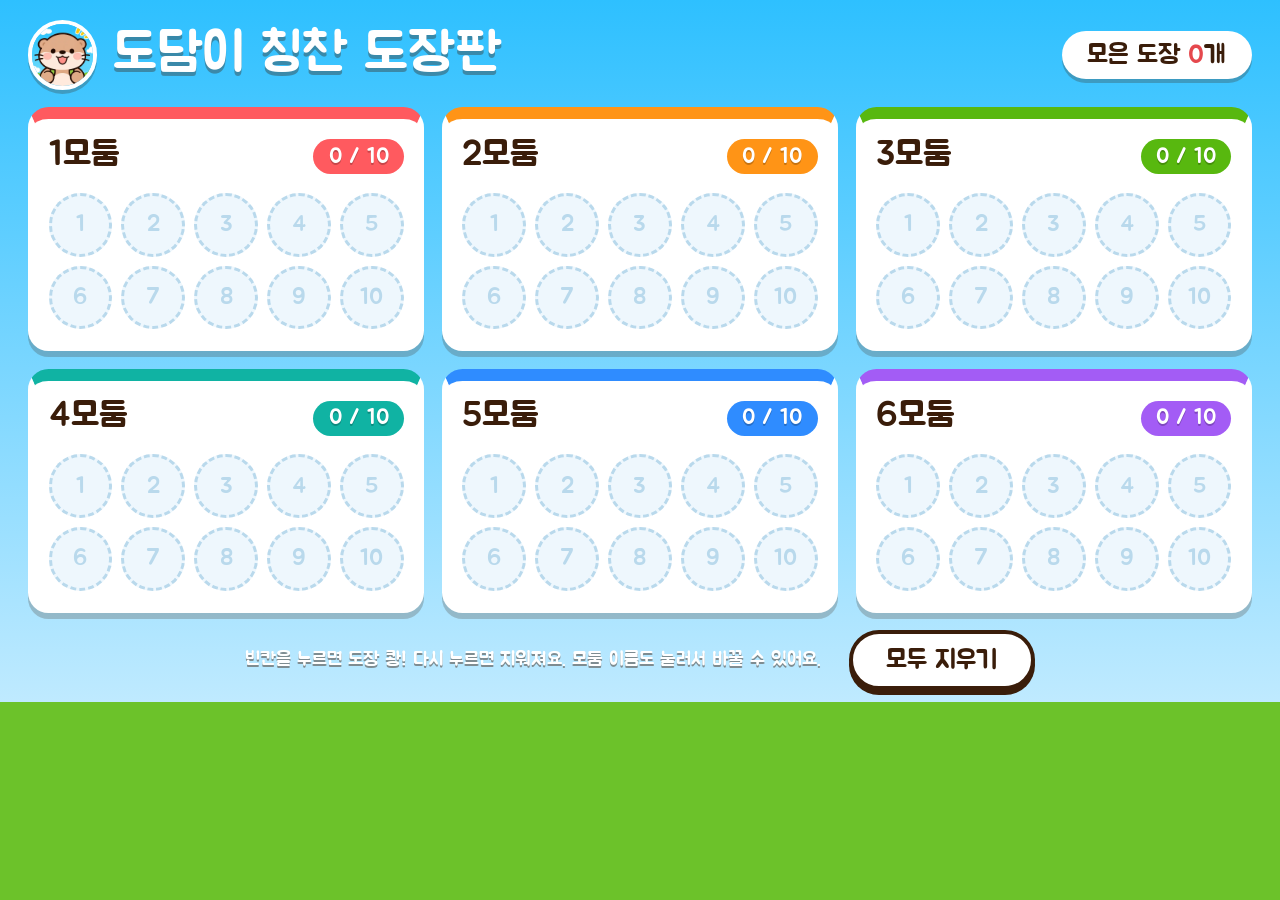
<file: assets/anim/stamp.html>
<!DOCTYPE html>
<html lang="ko">
<head>
<meta charset="utf-8">
<meta name="viewport" content="width=device-width, initial-scale=1">
<title>도담이 칭찬 도장판</title>
<link rel="preconnect" href="https://fonts.googleapis.com">
<link rel="preconnect" href="https://fonts.gstatic.com" crossorigin>
<link href="https://fonts.googleapis.com/css2?family=Jua&display=swap" rel="stylesheet">
<style>
/* 배치: 하늘 배경 위에 흰 모둠 카드 6장(3×2), 카드마다 도장 칸 5×2. 도담이 그림의 하늘·풀밭·갈색 선을 그대로 가져온 한 가지 밝은 세계. */
:root{
  color-scheme: light;
  --sky:#2ec0ff;
  --sky-soft:#bfeaff;
  --grass:#6cc22a;
  --ink:#3a1d0a;
  --paper:#ffffff;
  --blank:#eef7fd;
  --blank-line:#b9d9ec;
  --gold:#ffc400;
  --danger:#e5484d;
  --font: "Jua", "Apple SD Gothic Neo", "Malgun Gothic", "Noto Sans KR", sans-serif;
}
*{box-sizing:border-box}
html,body{margin:0}
body{
  min-height:100vh;
  font-family:var(--font);
  color:var(--ink);
  background:
    linear-gradient(to bottom, var(--sky) 0%, var(--sky-soft) 78%, var(--grass) 78%, var(--grass) 100%);
  background-attachment:fixed;
  padding:clamp(14px,1.6vw,32px) clamp(16px,2.2vw,44px) clamp(20px,2.4vw,44px);
  display:flex;flex-direction:column;gap:clamp(12px,1.4vw,26px);
}
header{
  display:flex;align-items:center;justify-content:space-between;flex-wrap:wrap;
  gap:12px 24px;
}
.title{display:flex;align-items:center;gap:clamp(10px,1.2vw,22px)}
.title img{
  width:clamp(56px,5.4vw,104px);height:clamp(56px,5.4vw,104px);
  border-radius:50%;border:4px solid var(--paper);
  box-shadow:0 4px 0 rgba(58,29,10,.25);
}
h1{
  margin:0;font-weight:400;line-height:1.1;
  font-size:clamp(2rem,4.2vw,5rem);
  color:var(--paper);
  text-shadow:0 4px 0 rgba(58,29,10,.35);
  text-wrap:balance;
}
.total{
  background:var(--paper);border-radius:999px;
  padding:.35em 1em;font-size:clamp(1.2rem,2vw,2.4rem);
  box-shadow:0 4px 0 rgba(58,29,10,.25);
  font-variant-numeric:tabular-nums;white-space:nowrap;
}
.total b{font-weight:400;color:var(--danger)}

main{
  display:grid;gap:clamp(12px,1.4vw,26px);
  grid-template-columns:repeat(3,minmax(0,1fr));
}
@media (max-width:980px){main{grid-template-columns:repeat(2,minmax(0,1fr))}}
@media (max-width:600px){main{grid-template-columns:1fr}}

.group{
  position:relative;
  background:var(--paper);
  border-radius:clamp(18px,1.6vw,30px);
  border:5px solid var(--paper);
  border-top:clamp(12px,1vw,18px) solid var(--c);
  padding:clamp(10px,1vw,20px) clamp(12px,1.2vw,24px) clamp(14px,1.3vw,26px);
  box-shadow:0 6px 0 rgba(58,29,10,.22);
  display:flex;flex-direction:column;gap:clamp(8px,.9vw,16px);
}
.group.king{
  border-color:var(--gold);border-top-color:var(--gold);
  background:#fffbe6;
}
.head{display:flex;align-items:center;gap:10px}
.name{
  flex:1;min-width:0;
  font:inherit;color:var(--ink);
  font-size:clamp(1.6rem,2.7vw,3.2rem);line-height:1.2;
  background:transparent;border:0;border-bottom:4px dashed transparent;
  border-radius:8px;padding:.05em .2em;margin-left:-.2em;
  cursor:pointer;text-overflow:ellipsis;
}
.name:hover{border-bottom-color:var(--blank-line)}
.name:focus{outline:none;background:var(--blank);border-bottom-color:var(--c);cursor:text}
.count{
  flex:none;
  background:var(--c);color:#fff;border-radius:999px;
  padding:.2em .7em;font-size:clamp(1.1rem,1.7vw,2rem);
  font-variant-numeric:tabular-nums;
  text-shadow:0 2px 0 rgba(0,0,0,.22);
}
.crown{
  position:absolute;right:clamp(10px,1vw,20px);top:0;
  transform:translateY(-62%) rotate(6deg);
  display:none;align-items:center;gap:.3em;
  background:var(--gold);color:var(--ink);
  border:4px solid var(--paper);border-radius:999px;
  padding:.15em .7em .15em .5em;
  font-size:clamp(1.3rem,2.1vw,2.5rem);
  box-shadow:0 4px 0 rgba(58,29,10,.3);
  z-index:2;white-space:nowrap;
}
.crown svg{width:1.1em;height:1.1em;flex:none}
.group.king .crown{display:flex}
.group.king .count{display:none}
.group.king .crown.pop{animation:crown .7s cubic-bezier(.2,1.6,.4,1)}
@keyframes crown{
  0%{transform:translateY(-62%) rotate(-20deg) scale(0)}
  100%{transform:translateY(-62%) rotate(6deg) scale(1)}
}

.slots{display:grid;grid-template-columns:repeat(5,minmax(0,1fr));gap:clamp(6px,.7vw,14px)}
.slot{
  position:relative;aspect-ratio:1;
  font:inherit;padding:0;cursor:pointer;
  border-radius:50%;
  background:var(--blank);
  border:3px dashed var(--blank-line);
  color:var(--blank-line);
  font-size:clamp(1.1rem,1.8vw,2.2rem);
  display:grid;place-items:center;
  -webkit-tap-highlight-color:transparent;
  touch-action:manipulation;
}
.slot:hover{border-color:var(--c);color:var(--c)}
.slot:focus-visible,.btn:focus-visible{outline:5px solid var(--ink);outline-offset:3px}
.slot.on{border-color:transparent;background:transparent}
.slot.on .num{visibility:hidden}
.stamp{
  position:absolute;inset:-3px;border-radius:50%;
  background-image:var(--dodam);background-size:100% 100%;
  border:clamp(3px,.35vw,6px) solid var(--c);
  box-shadow:0 3px 0 rgba(58,29,10,.25);
  transform:rotate(var(--r,0deg));
  display:none;
}
.slot.on .stamp{display:block}
.slot.hit .stamp{animation:kwang .42s cubic-bezier(.3,.7,.3,1)}
@keyframes kwang{
  0%{transform:scale(3) rotate(-28deg);opacity:0}
  50%{transform:scale(.82) rotate(var(--r));opacity:1}
  72%{transform:scale(1.1) rotate(var(--r))}
  100%{transform:scale(1) rotate(var(--r))}
}
.slot.hit::after{
  content:"";position:absolute;inset:-3px;border-radius:50%;
  border:6px solid var(--c);pointer-events:none;
  animation:ring .5s .18s ease-out both;
}
@keyframes ring{from{transform:scale(1);opacity:.9}to{transform:scale(1.9);opacity:0}}
.kwang{
  position:absolute;left:50%;top:-10%;z-index:3;pointer-events:none;
  color:var(--danger);font-size:clamp(1.6rem,2.6vw,3.2rem);white-space:nowrap;
  text-shadow:-3px 0 #fff,3px 0 #fff,0 -3px #fff,0 3px #fff;
  animation:word .75s .16s ease-out both;
}
@keyframes word{
  0%{transform:translate(-50%,20%) scale(.3) rotate(-10deg);opacity:0}
  25%{transform:translate(-50%,-30%) scale(1.25) rotate(-10deg);opacity:1}
  70%{transform:translate(-50%,-55%) scale(1) rotate(-10deg);opacity:1}
  100%{transform:translate(-50%,-90%) scale(1) rotate(-10deg);opacity:0}
}
.group.shake{animation:shake .3s .16s}
@keyframes shake{
  0%,100%{transform:translate(0,0)}
  25%{transform:translate(0,5px)}
  50%{transform:translate(-3px,-2px)}
  75%{transform:translate(3px,2px)}
}

footer{display:flex;align-items:center;justify-content:center;gap:16px 28px;flex-wrap:wrap}
.hint{
  margin:0;font-size:clamp(1rem,1.5vw,1.8rem);color:#fff;
  text-shadow:0 2px 0 rgba(58,29,10,.45);
}
.btn{
  font:inherit;cursor:pointer;
  font-size:clamp(1.3rem,2vw,2.4rem);
  padding:.4em 1.3em;border-radius:999px;
  border:4px solid var(--ink);
  background:var(--paper);color:var(--ink);
  box-shadow:0 5px 0 var(--ink);
}
.btn:active{transform:translateY(4px);box-shadow:0 1px 0 var(--ink)}
.btn.warn{background:var(--danger);color:#fff}

dialog{
  font-family:var(--font);color:var(--ink);
  border:6px solid var(--ink);border-radius:28px;
  padding:clamp(20px,2.4vw,44px);max-width:min(92vw,720px);text-align:center;
  background:var(--paper);
}
dialog::backdrop{background:rgba(20,60,90,.55)}
dialog h2{margin:0 0 .3em;font-weight:400;font-size:clamp(1.8rem,3vw,3.4rem)}
dialog p{margin:0 0 1em;font-size:clamp(1.2rem,1.8vw,2.1rem)}
dialog .row{display:flex;gap:18px;justify-content:center;flex-wrap:wrap}

#confetti{position:fixed;inset:0;width:100%;height:100%;pointer-events:none;z-index:10}

@media (prefers-reduced-motion:reduce){
  .slot.hit .stamp,.slot.hit::after,.kwang,.group.shake,.group.king .crown.pop{animation:none}
  .kwang{display:none}
}
</style>
</head>
<body>
<header>
  <div class="title">
    <img id="face" alt="우리 반 캐릭터 도담이">
    <h1>도담이 칭찬 도장판</h1>
  </div>
  <div class="total" aria-live="polite">모은 도장 <b id="total">0</b>개</div>
</header>

<main id="board"></main>

<footer>
  <p class="hint">빈칸을 누르면 도장 쾅! 다시 누르면 지워져요. 모둠 이름도 눌러서 바꿀 수 있어요.</p>
  <button type="button" class="btn" id="clear-all">모두 지우기</button>
</footer>

<dialog id="confirm" aria-labelledby="confirm-title">
  <h2 id="confirm-title">도장을 모두 지울까요?</h2>
  <p>모둠 이름은 그대로 남아요.</p>
  <div class="row">
    <button type="button" class="btn" id="confirm-no">그만두기</button>
    <button type="button" class="btn warn" id="confirm-yes">모두 지우기</button>
  </div>
</dialog>

<canvas id="confetti" aria-hidden="true"></canvas>

<script>
const DODAM = "[data-uri]";
const GROUPS = 6, SLOTS = 10, KEY = "dodam-stamp-board-v1";
const COLORS = ["#ff5a5f","#ff9416","#58b80f","#10b3a3","#2f8cff","#a35cf5"];
const TILT = [-8,5,-3,9,-6,4,-10,7,-4,6];
const calm = matchMedia("(prefers-reduced-motion: reduce)").matches;

document.documentElement.style.setProperty("--dodam", `url("${DODAM}")`);
document.getElementById("face").src = DODAM;

/* ---------- 상태 ---------- */
function fresh(){
  return {
    names: Array.from({length:GROUPS}, (_, i) => `${i+1}모둠`),
    stamps: Array.from({length:GROUPS}, () => Array(SLOTS).fill(false))
  };
}
function load(){
  const s = fresh();
  try{
    const saved = JSON.parse(localStorage.getItem(KEY));
    if(saved){
      for(let g=0; g<GROUPS; g++){
        if(typeof saved.names?.[g] === "string" && saved.names[g].trim()) s.names[g] = saved.names[g];
        for(let i=0; i<SLOTS; i++) s.stamps[g][i] = !!saved.stamps?.[g]?.[i];
      }
    }
  }catch(e){}
  return s;
}
function save(){ try{ localStorage.setItem(KEY, JSON.stringify(state)); }catch(e){} }
const state = load();
const countOf = g => state.stamps[g].filter(Boolean).length;

/* ---------- 화면 만들기 ---------- */
const board = document.getElementById("board");
const cards = [];
const CROWN = '<svg viewBox="0 0 24 24" aria-hidden="true"><path d="M3 19h18l1.5-11-5.5 4L12 4 7 12 1.5 8z" fill="#3a1d0a"/></svg>';

for(let g=0; g<GROUPS; g++){
  const card = document.createElement("section");
  card.className = "group";
  card.style.setProperty("--c", COLORS[g]);
  card.innerHTML = `
    <div class="crown">${CROWN}칭찬 왕</div>
    <div class="head">
      <input class="name" id="name-${g}" type="text" maxlength="10" autocomplete="off" spellcheck="false" aria-label="${g+1}번째 모둠 이름 (눌러서 바꾸기)">
      <span class="count" id="count-${g}"></span>
    </div>
    <div class="slots"></div>`;
  const name = card.querySelector(".name");
  name.value = state.names[g];
  name.addEventListener("focus", () => name.select());
  name.addEventListener("input", () => { state.names[g] = name.value; save(); });
  name.addEventListener("keydown", e => { if(e.key === "Enter") name.blur(); });
  name.addEventListener("blur", () => {
    if(!name.value.trim()){ name.value = `${g+1}모둠`; }
    state.names[g] = name.value; save();
  });

  const slots = card.querySelector(".slots");
  for(let i=0; i<SLOTS; i++){
    const b = document.createElement("button");
    b.type = "button"; b.className = "slot"; b.id = `slot-${g}-${i}`;
    b.style.setProperty("--r", TILT[(i + g*3) % TILT.length] + "deg");
    b.innerHTML = `<span class="num">${i+1}</span><span class="stamp"></span>`;
    b.addEventListener("click", () => toggle(g, i, b));
    slots.appendChild(b);
  }
  board.appendChild(card);
  cards.push(card);
}

function paint(g){
  const card = cards[g], n = countOf(g);
  card.querySelectorAll(".slot").forEach((b, i) => {
    const on = state.stamps[g][i];
    b.classList.toggle("on", on);
    b.setAttribute("aria-pressed", on);
    b.setAttribute("aria-label", `${i+1}번 칸, ${on ? "도장 찍힘. 누르면 지우기" : "빈칸. 누르면 도장 찍기"}`);
  });
  card.querySelector(".count").textContent = `${n} / ${SLOTS}`;
  card.classList.toggle("king", n === SLOTS);
  let total = 0; for(let k=0; k<GROUPS; k++) total += countOf(k);
  document.getElementById("total").textContent = total;
}
for(let g=0; g<GROUPS; g++) paint(g);

/* ---------- 도장 찍기 ---------- */
function toggle(g, i, b){
  const on = !state.stamps[g][i];
  state.stamps[g][i] = on;
  save();
  b.classList.remove("hit");
  b.querySelectorAll(".kwang").forEach(k => k.remove());
  paint(g);
  if(!on) return;

  void b.offsetWidth;            // 움직임을 처음부터 다시
  b.classList.add("hit");
  const card = cards[g];
  if(!calm){
    const word = document.createElement("span");
    word.className = "kwang"; word.textContent = "쾅!"; word.setAttribute("aria-hidden", "true");
    b.appendChild(word);
    word.addEventListener("animationend", () => word.remove());
    card.classList.remove("shake"); void card.offsetWidth; card.classList.add("shake");
  }
  setTimeout(() => b.classList.remove("hit"), 900);

  if(countOf(g) === SLOTS){
    const crown = card.querySelector(".crown");
    crown.classList.remove("pop"); void crown.offsetWidth; crown.classList.add("pop");
    const r = card.getBoundingClientRect();
    setTimeout(() => party(r.left + r.width/2, r.top + r.height/3), 220);
  }
}

/* ---------- 꽃가루 ---------- */
const cv = document.getElementById("confetti"), cx = cv.getContext("2d");
let bits = [], running = false;
function fit(){
  const d = Math.min(devicePixelRatio || 1, 2);
  cv.width = innerWidth * d; cv.height = innerHeight * d;
  cx.setTransform(d, 0, 0, d, 0, 0);
}
addEventListener("resize", fit); fit();

function party(x, y){
  if(calm) return;
  const size = Math.max(8, innerWidth / 130);
  for(let i=0; i<170; i++){
    const a = Math.random() * Math.PI * 2, v = 5 + Math.random() * 13;
    bits.push({
      x, y, vx: Math.cos(a) * v * 1.25, vy: Math.sin(a) * v - 7,
      w: size * (.6 + Math.random()), h: size * (.35 + Math.random() * .5),
      rot: Math.random() * 6.28, vr: (Math.random() - .5) * .4,
      color: [...COLORS, "#ffc400", "#ffffff"][i % 8],
      round: i % 5 === 0, life: 0, max: 150 + Math.random() * 70
    });
  }
  if(!running){ running = true; requestAnimationFrame(step); }
}
function step(){
  cx.clearRect(0, 0, innerWidth, innerHeight);
  bits = bits.filter(p => p.life < p.max && p.y < innerHeight + 60);
  for(const p of bits){
    p.life++; p.vy += .28; p.vx *= .985; p.vy *= .985;
    p.x += p.vx; p.y += p.vy; p.rot += p.vr;
    cx.save();
    cx.globalAlpha = Math.min(1, (p.max - p.life) / 30);
    cx.translate(p.x, p.y); cx.rotate(p.rot);
    cx.scale(1, Math.cos(p.life * .12 + p.rot));
    cx.fillStyle = p.color;
    if(p.round){ cx.beginPath(); cx.arc(0, 0, p.w / 2, 0, 6.29); cx.fill(); }
    else cx.fillRect(-p.w / 2, -p.h / 2, p.w, p.h);
    cx.restore();
  }
  if(bits.length) requestAnimationFrame(step);
  else { running = false; cx.clearRect(0, 0, innerWidth, innerHeight); }
}

/* ---------- 모두 지우기 ---------- */
const dlg = document.getElementById("confirm");
document.getElementById("clear-all").addEventListener("click", () => {
  if(dlg.showModal) dlg.showModal(); else dlg.setAttribute("open", "");
});
document.getElementById("confirm-no").addEventListener("click", () => dlg.close());
document.getElementById("confirm-yes").addEventListener("click", () => {
  for(let g=0; g<GROUPS; g++){ state.stamps[g].fill(false); }
  save();
  for(let g=0; g<GROUPS; g++) paint(g);
  dlg.close();
});
</script>
</body>
</html>
</file>
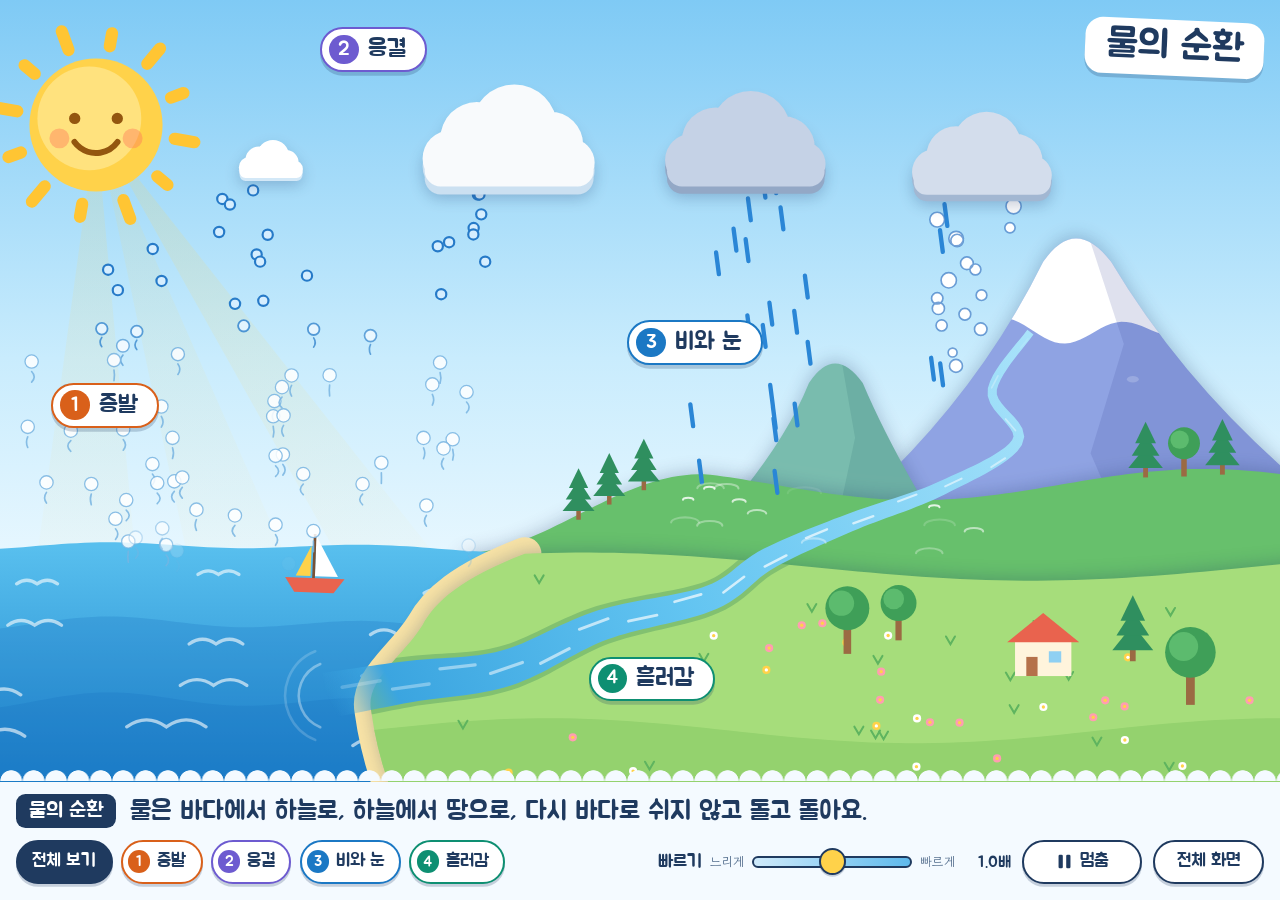
<file: assets/anim/water.html>
<!DOCTYPE html>
<html lang="ko">
<head>
<meta charset="utf-8">
<meta name="viewport" content="width=device-width, initial-scale=1, viewport-fit=cover">
<title>물의 순환 애니메이션</title>
<meta name="claude:viewport-fit-sides" content="cover">
<style>
/* 배치: 화면 한 장이 그림책 펼침면. 위는 가득 찬 풍경(캔버스), 아래는 물결 테두리 종이 띠에 설명 한 줄과 단추.
   밝은 그림책 한 가지 모습으로만 보여 주기로 정했으므로 어두운 테마는 따로 두지 않는다. */
:root {
  --ink: #1f3a5f;
  --ink-soft: #4f6a8a;
  --paper: #f4faff;
  --card: #ffffff;
  --shade: rgba(31, 58, 95, .22);
  --sky: #bfe6fb;
  --sun: #ffd24a;
  --track-a: #cfeafb;
  --track-b: #5db9ec;
  --evap: #d9601a;
  --cond: #6d5bd0;
  --precip: #1b78c4;
  --flow: #0e8f72;
  --font-display: "Jua", "Apple SD Gothic Neo", "Malgun Gothic", "Noto Sans KR", sans-serif;
  --font-util: "Gowun Dodum", "Apple SD Gothic Neo", "Malgun Gothic", "Noto Sans KR", sans-serif;
  color-scheme: light;
}

*, *::before, *::after { box-sizing: border-box; }
html { height: 100%; }
body {
  height: 100%;
  margin: 0;
  background: var(--paper);
  color: var(--ink);
  font-family: var(--font-display);
  -webkit-text-size-adjust: 100%;
}
[hidden] { display: none !important; }

.book {
  display: flex;
  flex-direction: column;
  height: 100%;
  min-height: 30rem;
}

/* ── 풍경 ── */
.scene {
  position: relative;
  flex: 1 1 0;
  min-height: 14rem;
  overflow: hidden;
  background: var(--sky);
}
.scene canvas {
  position: absolute;
  inset: 0;
  width: 100%;
  height: 100%;
  display: block;
}
.title {
  position: absolute;
  z-index: 2;
  top: clamp(.6rem, 2.2vh, 1.6rem);
  right: max(16px, env(safe-area-inset-right, 0px));
  margin: 0;
  padding: .12em .55em .18em;
  font-weight: 400;
  font-size: clamp(1.35rem, 3vw, 3.6rem);
  line-height: 1.15;
  color: var(--ink);
  background: var(--card);
  border-radius: .45em;
  box-shadow: 0 .1em 0 var(--shade);
  transform: rotate(2.5deg);
}

/* ── 단추 공통 ── */
.pill {
  --c: var(--ink);
  display: inline-flex;
  align-items: center;
  justify-content: center;
  gap: .38em;
  padding: .22em .8em .26em;
  font: inherit;
  line-height: 1.2;
  white-space: nowrap;
  color: var(--ink);
  background: var(--card);
  border: .12em solid var(--c);
  border-radius: 999px;
  box-shadow: 0 .16em 0 var(--shade);
  cursor: pointer;
  transition: transform .2s ease, opacity .2s ease, background-color .2s ease;
  -webkit-tap-highlight-color: transparent;
}
.pill.has-num { padding-left: .3em; }
.pill:hover { transform: translateY(-.06em); }
.pill:active { transform: translateY(.1em); box-shadow: 0 .05em 0 var(--shade); }
.pill:focus-visible { outline: .14em solid var(--ink); outline-offset: .14em; }
.pill[aria-pressed="true"] { background: var(--c); color: var(--card); }
.num {
  flex: none;
  display: grid;
  place-items: center;
  width: 1.45em;
  height: 1.45em;
  border-radius: 50%;
  font-size: .86em;
  line-height: 1;
  background: var(--c);
  color: var(--card);
}
.pill[aria-pressed="true"] .num { background: var(--card); color: var(--c); }
[data-stage="evap"] { --c: var(--evap); }
[data-stage="cond"] { --c: var(--cond); }
[data-stage="precip"] { --c: var(--precip); }
[data-stage="flow"] { --c: var(--flow); }

/* 풍경 위 이름표 */
.tag {
  position: absolute;
  z-index: 2;
  left: var(--x);
  top: var(--y);
  font-size: clamp(.95rem, 1.85vw, 2.25rem);
  transform-origin: left center;
}
.scene.has-focus .tag[aria-pressed="false"] { opacity: .55; }
.tag[aria-pressed="true"],
.tag[aria-pressed="true"]:hover { transform: scale(1.14); }

/* ── 아래 종이 띠 ── */
.panel {
  position: relative;
  z-index: 3;
  background: var(--paper);
}
.panel::before {
  content: "";
  position: absolute;
  left: 0;
  right: 0;
  bottom: 100%;
  height: .7rem;
  background: radial-gradient(circle at 50% 100%, var(--paper) 0, var(--paper) .66rem, transparent .7rem) 0 0 / 1.4rem .7rem repeat-x;
}
.panel-in {
  display: flex;
  flex-direction: column;
  gap: clamp(.5rem, 1.3vh, 1rem);
  padding-block: clamp(.5rem, 1.4vh, 1.1rem) clamp(.7rem, 1.8vh, 1.3rem);
  padding-left: max(16px, env(safe-area-inset-left, 0px));
  padding-right: max(16px, env(safe-area-inset-right, 0px));
}
.caption {
  display: flex;
  align-items: center;
  gap: .55em;
  margin: 0;
  font-size: clamp(1.1rem, 2vw, 2.5rem);
  line-height: 1.3;
  word-break: keep-all;
}
.chip {
  --c: var(--ink);
  flex: none;
  display: inline-flex;
  align-items: center;
  gap: .3em;
  padding: .14em .6em .18em;
  border-radius: .45em;
  font-size: .82em;
  white-space: nowrap;
  background: var(--c);
  color: var(--card);
}
.chip.has-num { padding-left: .28em; }
.chip .num { background: var(--card); color: var(--c); }
.line { min-width: 0; text-wrap: balance; }

.controls {
  display: flex;
  flex-wrap: wrap;
  align-items: center;
  justify-content: space-between;
  gap: .6rem 1.5rem;
  font-size: clamp(1rem, 1.4vw, 1.75rem);
}
.stages, .tools {
  display: flex;
  flex-wrap: wrap;
  align-items: center;
  gap: .45em;
}
.tools { gap: .6em; }
.controls .pill { min-height: 2.75rem; }
.pause { min-width: 6.7em; }
.pause[data-paused="true"] { background: var(--sun); }
.full { min-width: 6.2em; }
.ico { display: inline-grid; }
.ico svg { display: block; width: .95em; height: .95em; }

.speed {
  display: inline-flex;
  align-items: center;
  gap: .45em;
}
.speed .ends {
  font-family: var(--font-util);
  font-size: .72em;
  color: var(--ink-soft);
}
.speed output {
  min-width: 2.9em;
  text-align: right;
  font-size: .92em;
  font-variant-numeric: tabular-nums;
}
.speed input {
  -webkit-appearance: none;
  appearance: none;
  width: clamp(6.5rem, 12.5vw, 16rem);
  height: 2.75rem;
  margin: 0;
  font: inherit;
  background: transparent;
  cursor: pointer;
}
.speed input::-webkit-slider-runnable-track {
  box-sizing: border-box;
  height: .7em;
  border: .12em solid var(--ink);
  border-radius: 999px;
  background: linear-gradient(90deg, var(--track-a), var(--track-b));
}
.speed input::-webkit-slider-thumb {
  -webkit-appearance: none;
  box-sizing: border-box;
  width: 1.5em;
  height: 1.5em;
  margin-top: -.52em;
  border: .12em solid var(--ink);
  border-radius: 50%;
  background: var(--sun);
  box-shadow: 0 .1em 0 var(--shade);
}
.speed input::-moz-range-track {
  box-sizing: border-box;
  height: .7em;
  border: .12em solid var(--ink);
  border-radius: 999px;
  background: linear-gradient(90deg, var(--track-a), var(--track-b));
}
.speed input::-moz-range-thumb {
  box-sizing: border-box;
  width: 1.5em;
  height: 1.5em;
  border: .12em solid var(--ink);
  border-radius: 50%;
  background: var(--sun);
  box-shadow: 0 .1em 0 var(--shade);
}
.speed input:focus-visible { outline: .14em solid var(--ink); outline-offset: .1em; border-radius: 999px; }

@media (max-width: 40rem) {
  .caption { flex-direction: column; align-items: flex-start; gap: .35em; }
  .line { min-height: 2.6em; }
  .speed .ends { display: none; }
}
@media (prefers-reduced-motion: reduce) {
  .pill { transition: none; }
}
</style>

<div class="book" lang="ko">
  <main class="scene" id="scene">
    <canvas id="view" role="img" aria-label="바다에서 올라간 수증기가 구름이 되고, 비와 눈으로 내려 강을 따라 다시 바다로 돌아가는 풍경 그림"></canvas>
    <h1 class="title">물의 순환</h1>
    <button type="button" class="pill has-num tag" data-stage="evap" aria-pressed="false" tabindex="-1" style="--x:4%;--y:49%"><span class="num">1</span>증발</button>
    <button type="button" class="pill has-num tag" data-stage="cond" aria-pressed="false" tabindex="-1" style="--x:25%;--y:3.5%"><span class="num">2</span>응결</button>
    <button type="button" class="pill has-num tag" data-stage="precip" aria-pressed="false" tabindex="-1" style="--x:49%;--y:41%"><span class="num">3</span>비와 눈</button>
    <button type="button" class="pill has-num tag" data-stage="flow" aria-pressed="false" tabindex="-1" style="--x:46%;--y:84%"><span class="num">4</span>흘러감</button>
  </main>

  <section class="panel" aria-label="설명과 조절">
    <div class="panel-in">
      <p class="caption" id="caption" aria-live="polite">
        <span class="chip" id="chip"><span class="num" id="chip-num" hidden></span><span id="chip-name">물의 순환</span></span>
        <span class="line" id="line">물은 바다에서 하늘로, 하늘에서 땅으로, 다시 바다로 쉬지 않고 돌고 돌아요.</span>
      </p>
      <div class="controls">
        <div class="stages" role="group" aria-label="단계 고르기">
          <button type="button" class="pill" id="s-all" data-stage="" aria-pressed="true">전체 보기</button>
          <button type="button" class="pill has-num" id="s-evap" data-stage="evap" aria-pressed="false"><span class="num">1</span>증발</button>
          <button type="button" class="pill has-num" id="s-cond" data-stage="cond" aria-pressed="false"><span class="num">2</span>응결</button>
          <button type="button" class="pill has-num" id="s-precip" data-stage="precip" aria-pressed="false"><span class="num">3</span>비와 눈</button>
          <button type="button" class="pill has-num" id="s-flow" data-stage="flow" aria-pressed="false"><span class="num">4</span>흘러감</button>
        </div>
        <div class="tools">
          <div class="speed">
            <label for="speed">빠르기</label>
            <span class="ends" aria-hidden="true">느리게</span>
            <input type="range" id="speed" min="-10" max="10" step="1" value="0">
            <span class="ends" aria-hidden="true">빠르게</span>
            <output id="speed-out" for="speed">1.0배</output>
          </div>
          <button type="button" class="pill pause" id="pause" data-paused="false">
            <span class="ico" id="ico-pause"><svg viewBox="0 0 20 20" aria-hidden="true"><rect x="3" y="2" width="5" height="16" rx="1.5" fill="currentColor"/><rect x="12" y="2" width="5" height="16" rx="1.5" fill="currentColor"/></svg></span>
            <span class="ico" id="ico-play" hidden><svg viewBox="0 0 20 20" aria-hidden="true"><path d="M5 2.6v14.8a1 1 0 0 0 1.53.85l11.8-7.4a1 1 0 0 0 0-1.7L6.53 1.75A1 1 0 0 0 5 2.6z" fill="currentColor"/></svg></span>
            <span id="pause-label">멈춤</span>
          </button>
          <button type="button" class="pill full" id="full"><span id="full-label">전체 화면</span></button>
        </div>
      </div>
    </div>
  </section>
</div>

<script>
(() => {
  'use strict';

  /* 글꼴은 그림을 막지 않도록 나중에 불러온다. 인터넷이 없으면 컴퓨터에 있는 한글 글꼴로 보인다. */
  const fontLink = document.createElement('link');
  fontLink.rel = 'stylesheet';
  fontLink.href = 'https://fonts.googleapis.com/css2?family=Gowun+Dodum&family=Jua&display=swap';
  document.head.appendChild(fontLink);

  const TAU = Math.PI * 2;
  const $ = id => document.getElementById(id);
  const scene = $('scene'), canvas = $('view'), ctx = canvas.getContext('2d');
  const back = document.createElement('canvas'), front = document.createElement('canvas');
  let W = 1, H = 1, U = 1, DPR = 1;

  const lerp = (a, b, t) => a + (b - a) * t;
  const clamp = (v, a, b) => (v < a ? a : v > b ? b : v);
  const smooth = (a, b, x) => { const t = clamp((x - a) / (b - a), 0, 1); return t * t * (3 - 2 * t); };
  const rand = (a, b) => a + Math.random() * (b - a);
  const mix = (p, q, t) => 'rgb(' + Math.round(lerp(p[0], q[0], t)) + ',' + Math.round(lerp(p[1], q[1], t)) + ',' + Math.round(lerp(p[2], q[2], t)) + ')';
  function seeded(a) {
    return () => {
      a = (a + 0x6D2B79F5) | 0;
      let t = Math.imul(a ^ (a >>> 15), 1 | a);
      t = (t + Math.imul(t ^ (t >>> 7), 61 | t)) ^ t;
      return ((t ^ (t >>> 14)) >>> 0) / 4294967296;
    };
  }

  /* ── 그림 물감 ── */
  const C = {
    skyTop: '#7fcaf5', skyMid: '#c9ecfd', skyLow: '#eaf8ff',
    sun: '#ffd24a', sunCore: '#ffe27e', sunRay: '#ffc533', face: '#93560f', cheek: 'rgba(255,120,90,.42)',
    high: '#8fa3e3', highShade: 'rgba(58,72,150,.16)', snow: '#ffffff',
    low: '#79bcae', lowShade: 'rgba(30,90,95,.13)',
    hill: '#67c06c', land: '#a6dd7b', landDeep: '#94d26e', sand: '#f8e3a6',
    seaTop: '#58bfee', seaDeep: '#1f86cd', seaBand: 'rgba(20,105,185,.22)', foam: 'rgba(255,255,255,.6)',
    riverA: '#a9e3fa', riverB: '#62c4f1', riverC: '#3ba5e0', bank: 'rgba(38,120,82,.28)',
    trunk: '#9b6a43', leaf: '#3f9f58', leafLight: '#5cbb6e', pine: '#2f8f5f', grass: '#5fb45f',
    wall: '#fff4dc', roof: '#e9634e', door: '#b5714a', glass: '#8fd0f2',
    hull: '#e9634e', sail: '#ffffff', mast: '#7a5235',
    rain: '#2a86d6', snowEdge: 'rgba(70,130,200,.75)', splash: 'rgba(255,255,255,.9)',
    cloud: [255, 255, 255], cloudDark: [197, 210, 230], cloudUnder: [211, 232, 247], cloudUnderDark: [147, 168, 198],
    vapor: [255, 255, 255], drop: [214, 238, 255], vaporEdge: [120, 180, 225], dropEdge: [38, 122, 200],
    paperShadow: 'rgba(28,52,96,.26)', veil: '22,44,86'
  };
  const css = getComputedStyle(document.documentElement);
  const tone = name => (css.getPropertyValue(name) || '').trim() || '#1f3a5f';

  const STAGES = {
    evap: { num: 1, name: '증발', color: tone('--evap'), text: '햇볕에 데워진 바닷물이 눈에 보이지 않는 수증기가 되어 하늘로 올라가요.' },
    cond: { num: 2, name: '응결', color: tone('--cond'), text: '하늘 높이 올라간 수증기는 차가워져 작은 물방울이 되고, 모여서 구름이 돼요.' },
    precip: { num: 3, name: '비와 눈', color: tone('--precip'), text: '구름 속 물방울이 커져 무거워지면 비로 내리고, 추운 곳에서는 눈으로 내려요.' },
    flow: { num: 4, name: '흘러감', color: tone('--flow'), text: '땅에 내린 비와 녹은 눈은 강을 따라 흘러 다시 바다로 돌아가요.' }
  };
  const ORDER = ['evap', 'cond', 'precip', 'flow'];
  const OVERVIEW = '물은 바다에서 하늘로, 하늘에서 땅으로, 다시 바다로 쉬지 않고 돌고 돌아요.';

  /* ── 땅 모양 (가로·세로를 0~1로 본 값) ── */
  const SEA = 0.70;
  const hillY = x => 0.705 - 0.085 * smooth(0.38, 0.56, x) - 0.02 * Math.sin((x - 0.38) * 14);
  const frontY = x => 0.725 + 0.018 * Math.sin(x * 9 + 0.6);
  const peakY = x => (x < 0.84
    ? 0.74 - 0.44 * Math.pow(clamp((x - 0.58) / 0.26, 0, 1), 1.3)
    : 0.30 + 0.42 * Math.pow(clamp((x - 0.84) / 0.26, 0, 1), 0.85));
  const COAST = [[0.709, 0.41], [0.755, 0.355], [0.80, 0.33], [0.855, 0.3025], [0.91, 0.29], [1.03, 0.31]];
  function coastX(y) {
    if (y <= COAST[0][0]) return COAST[0][1];
    for (let i = 1; i < COAST.length; i++) {
      if (y <= COAST[i][0]) {
        const a = COAST[i - 1], b = COAST[i];
        return lerp(a[1], b[1], (y - a[0]) / (b[0] - a[0]));
      }
    }
    return COAST[COAST.length - 1][1];
  }

  /* 강: 눈 덮인 산에서 바다까지 */
  const RIVER = [[0.805, 0.425], [0.775, 0.50], [0.795, 0.565], [0.735, 0.625], [0.665, 0.668], [0.60, 0.715],
    [0.555, 0.765], [0.47, 0.80], [0.395, 0.855], [0.32, 0.872], [0.255, 0.89]];
  let riv = [];
  function buildRiver() {
    const pts = [];
    const P = i => RIVER[clamp(i, 0, RIVER.length - 1)];
    for (let i = 0; i < RIVER.length - 1; i++) {
      const p0 = P(i - 1), p1 = P(i), p2 = P(i + 1), p3 = P(i + 2);
      for (let k = 0; k < 20; k++) {
        const t = k / 20, t2 = t * t, t3 = t2 * t;
        const f = (a, b, c, d) => 0.5 * (2 * b + (c - a) * t + (2 * a - 5 * b + 4 * c - d) * t2 + (3 * b - a - 3 * c + d) * t3);
        pts.push([f(p0[0], p1[0], p2[0], p3[0]) * W, f(p0[1], p1[1], p2[1], p3[1]) * H]);
      }
    }
    const end = RIVER[RIVER.length - 1];
    pts.push([end[0] * W, end[1] * H]);
    const len = [0];
    for (let i = 1; i < pts.length; i++) len.push(len[i - 1] + Math.hypot(pts[i][0] - pts[i - 1][0], pts[i][1] - pts[i - 1][1]));
    const total = len[len.length - 1], N = 140;
    riv = [];
    let j = 1;
    for (let i = 0; i <= N; i++) {
      const d = total * i / N;
      while (j < len.length - 1 && len[j] < d) j++;
      const t = (d - len[j - 1]) / ((len[j] - len[j - 1]) || 1);
      riv.push({ x: lerp(pts[j - 1][0], pts[j][0], t), y: lerp(pts[j - 1][1], pts[j][1], t), ang: 0, w: 0 });
    }
    for (let i = 0; i <= N; i++) {
      const a = riv[Math.max(0, i - 1)], b = riv[Math.min(N, i + 1)];
      riv[i].ang = Math.atan2(b.y - a.y, b.x - a.x);
      riv[i].w = U * lerp(0.3, 1.8, Math.pow(i / N, 1.3));
    }
  }
  function riverAt(f) {
    const N = riv.length - 1, v = clamp(f, 0, 1) * N, i = Math.min(N - 1, Math.floor(v)), t = v - i;
    const a = riv[i], b = riv[i + 1];
    return { x: lerp(a.x, b.x, t), y: lerp(a.y, b.y, t), ang: a.ang, w: lerp(a.w, b.w, t) };
  }
  function riverPath(g, grow) {
    g.beginPath();
    for (let i = 0; i < riv.length; i++) {
      const p = riv[i], w = p.w + grow;
      const x = p.x + Math.cos(p.ang - Math.PI / 2) * w, y = p.y + Math.sin(p.ang - Math.PI / 2) * w;
      if (i) g.lineTo(x, y); else g.moveTo(x, y);
    }
    for (let i = riv.length - 1; i >= 0; i--) {
      const p = riv[i], w = p.w + grow;
      g.lineTo(p.x + Math.cos(p.ang + Math.PI / 2) * w, p.y + Math.sin(p.ang + Math.PI / 2) * w);
    }
    g.closePath();
  }

  /* ── 움직이지 않는 그림: 한 번만 그려 둔다 ── */
  const paper = g => { g.shadowColor = C.paperShadow; g.shadowBlur = 1.3 * U * DPR; g.shadowOffsetX = 0; g.shadowOffsetY = -0.18 * U * DPR; };
  const flat = g => { g.shadowColor = 'transparent'; g.shadowBlur = 0; g.shadowOffsetX = 0; g.shadowOffsetY = 0; };

  function highMountain(g) {
    g.beginPath();
    g.moveTo(0.56 * W, 0.78 * H);
    g.quadraticCurveTo(0.735 * W, 0.60 * H, 0.815 * W, 0.335 * H);
    g.quadraticCurveTo(0.84 * W, 0.275 * H, 0.868 * W, 0.335 * H);
    g.quadraticCurveTo(0.95 * W, 0.56 * H, 1.1 * W, 0.72 * H);
    g.lineTo(1.1 * W, 0.78 * H);
    g.closePath();
  }
  function lowMountain(g) {
    g.beginPath();
    g.moveTo(0.49 * W, 0.78 * H);
    g.quadraticCurveTo(0.60 * W, 0.62 * H, 0.632 * W, 0.49 * H);
    g.quadraticCurveTo(0.652 * W, 0.44 * H, 0.674 * W, 0.49 * H);
    g.quadraticCurveTo(0.705 * W, 0.61 * H, 0.775 * W, 0.78 * H);
    g.closePath();
  }
  function coastCurve(g) {
    g.moveTo(0.41 * W, frontY(0.41) * H);
    g.bezierCurveTo(0.36 * W, 0.74 * H, 0.34 * W, 0.77 * H, 0.33 * W, 0.80 * H);
    g.bezierCurveTo(0.315 * W, 0.84 * H, 0.285 * W, 0.87 * H, 0.29 * W, 0.91 * H);
    g.quadraticCurveTo(0.295 * W, 0.97 * H, 0.31 * W, 1.03 * H);
  }
  function landPath(g) {
    g.beginPath();
    coastCurve(g);
    g.lineTo(1.03 * W, 1.03 * H);
    for (let x = 1.03; x >= 0.41; x -= 0.01) g.lineTo(x * W, frontY(x) * H);
    g.closePath();
  }
  function tree(g, x, y, s) {
    g.fillStyle = C.trunk; g.fillRect(x - s * 0.09, y - s * 0.75, s * 0.18, s * 0.78);
    g.fillStyle = C.leaf; g.beginPath(); g.arc(x, y - s * 1.05, s * 0.52, 0, TAU); g.fill();
    g.fillStyle = C.leafLight; g.beginPath(); g.arc(x - s * 0.14, y - s * 1.17, s * 0.3, 0, TAU); g.fill();
  }
  function pine(g, x, y, s) {
    g.fillStyle = C.trunk; g.fillRect(x - s * 0.07, y - s * 0.3, s * 0.14, s * 0.32);
    g.fillStyle = C.pine;
    for (let i = 0; i < 3; i++) {
      const w = s * (0.5 - i * 0.1), b = y - s * (0.25 + i * 0.36);
      g.beginPath(); g.moveTo(x - w, b); g.lineTo(x, b - s * 0.62); g.lineTo(x + w, b); g.closePath(); g.fill();
    }
  }
  function house(g, x, y, s) {
    g.fillStyle = C.wall; g.fillRect(x - s * 0.5, y - s * 0.62, s, s * 0.62);
    g.fillStyle = C.roof; g.beginPath(); g.moveTo(x - s * 0.64, y - s * 0.6); g.lineTo(x, y - s * 1.12); g.lineTo(x + s * 0.64, y - s * 0.6); g.closePath(); g.fill();
    g.fillStyle = C.door; g.fillRect(x - s * 0.3, y - s * 0.34, s * 0.2, s * 0.34);
    g.fillStyle = C.glass; g.fillRect(x + s * 0.1, y - s * 0.44, s * 0.22, s * 0.2);
  }

  function paintBack() {
    const g = back.getContext('2d');
    g.setTransform(DPR, 0, 0, DPR, 0, 0);
    flat(g);
    const sky = g.createLinearGradient(0, 0, 0, H * 0.74);
    sky.addColorStop(0, C.skyTop); sky.addColorStop(0.62, C.skyMid); sky.addColorStop(1, C.skyLow);
    g.fillStyle = sky; g.fillRect(0, 0, W, H);

    /* 눈 덮인 높은 산 */
    paper(g); highMountain(g); g.fillStyle = C.high; g.fill(); flat(g);
    g.save(); highMountain(g); g.clip();
    g.beginPath(); g.moveTo(0.64 * W, -10);
    for (let x = 0.64; x <= 1.04; x += 0.004) g.lineTo(x * W, (0.418 + 0.013 * Math.sin(x * 70) + 0.009 * Math.sin(x * 23 + 1)) * H);
    g.lineTo(1.04 * W, -10); g.closePath();
    g.fillStyle = C.snow; g.fill();
    g.beginPath(); g.moveTo(0.842 * W, 0.26 * H); g.lineTo(0.878 * W, 0.44 * H); g.lineTo(0.852 * W, 0.58 * H); g.lineTo(0.91 * W, 0.8 * H);
    g.lineTo(1.1 * W, 0.8 * H); g.lineTo(1.1 * W, 0.2 * H); g.closePath();
    g.fillStyle = C.highShade; g.fill();
    g.restore();

    /* 낮은 산 */
    paper(g); lowMountain(g); g.fillStyle = C.low; g.fill(); flat(g);
    g.save(); lowMountain(g); g.clip();
    g.beginPath(); g.moveTo(0.653 * W, 0.42 * H); g.lineTo(0.668 * W, 0.56 * H); g.lineTo(0.655 * W, 0.66 * H); g.lineTo(0.69 * W, 0.8 * H);
    g.lineTo(0.8 * W, 0.8 * H); g.lineTo(0.8 * W, 0.4 * H); g.closePath();
    g.fillStyle = C.lowShade; g.fill();
    g.restore();

    /* 언덕 */
    paper(g);
    g.beginPath(); g.moveTo(0.36 * W, 0.82 * H);
    for (let x = 0.36; x <= 1.03; x += 0.005) g.lineTo(x * W, hillY(x) * H);
    g.lineTo(1.03 * W, 0.82 * H); g.closePath();
    g.fillStyle = C.hill; g.fill(); flat(g);
    for (const x of [0.452, 0.476, 0.503]) pine(g, x * W, (hillY(x) + 0.006) * H, 2.5 * U);
    for (const x of [0.895, 0.955]) pine(g, x * W, (hillY(x) + 0.006) * H, 2.7 * U);
    tree(g, 0.925 * W, (hillY(0.925) + 0.008) * H, 2.4 * U);
  }

  function paintFront() {
    const g = front.getContext('2d');
    g.setTransform(DPR, 0, 0, DPR, 0, 0);
    g.clearRect(0, 0, W, H);
    flat(g);

    /* 모래밭과 풀밭 */
    g.beginPath(); coastCurve(g);
    g.strokeStyle = C.sand; g.lineWidth = 2.6 * U; g.lineCap = 'round'; g.stroke();
    paper(g); landPath(g); g.fillStyle = C.land; g.fill(); flat(g);
    g.save(); landPath(g); g.clip();
    g.beginPath(); g.moveTo(0.2 * W, 1.03 * H);
    for (let x = 0.2; x <= 1.03; x += 0.01) g.lineTo(x * W, (0.935 + 0.016 * Math.sin(x * 11)) * H);
    g.lineTo(1.03 * W, 1.03 * H); g.closePath();
    g.fillStyle = C.landDeep; g.fill();

    /* 풀과 꽃 */
    const rnd = seeded(7);
    const petals = ['#ffffff', '#ffd24a', '#ff9db0'];
    let placed = 0;
    for (let i = 0; i < 500 && placed < 46; i++) {
      const x = lerp(0.3, 1, rnd()), y = lerp(0.74, 0.99, rnd()), kind = rnd();
      if (x < coastX(y) + 0.035 || y < frontY(x) + 0.03) continue;
      const px = x * W, py = y * H;
      let near = false;
      for (let j = 0; j < riv.length; j += 4) {
        if (Math.hypot(riv[j].x - px, riv[j].y - py) < riv[j].w + 1.6 * U) { near = true; break; }
      }
      if (near) continue;
      placed++;
      if (kind < 0.45) {
        g.strokeStyle = C.grass; g.lineWidth = 0.16 * U; g.lineCap = 'round';
        g.beginPath(); g.moveTo(px - 0.35 * U, py - 0.6 * U); g.lineTo(px, py); g.lineTo(px + 0.35 * U, py - 0.6 * U); g.stroke();
      } else {
        const col = petals[Math.floor(kind * 97) % 3];
        g.fillStyle = col; g.beginPath(); g.arc(px, py, 0.32 * U, 0, TAU); g.fill();
        g.fillStyle = col === '#ffd24a' ? '#ffffff' : '#ffd24a'; g.beginPath(); g.arc(px, py, 0.13 * U, 0, TAU); g.fill();
      }
    }

    /* 강둑 그늘은 땅 위에만 */
    riverPath(g, 0.35 * U); g.fillStyle = C.bank; g.fill();
    g.restore();

    /* 강물 */
    const a = riv[0], b = riv[riv.length - 1];
    const water = g.createLinearGradient(a.x, a.y, b.x, b.y);
    /* 강 끝은 바다 빛에 스며들듯 옅어진다 */
    water.addColorStop(0, C.riverA); water.addColorStop(0.55, C.riverB); water.addColorStop(0.92, C.riverC); water.addColorStop(1, 'rgba(59,165,224,0)');
    riverPath(g, 0); g.fillStyle = water; g.fill();

    tree(g, 0.662 * W, 0.835 * H, 3.3 * U);
    tree(g, 0.702 * W, 0.818 * H, 2.7 * U);
    house(g, 0.815 * W, 0.865 * H, 4.4 * U);
    tree(g, 0.93 * W, 0.9 * H, 3.8 * U);
    pine(g, 0.885 * W, 0.845 * H, 3.2 * U);
  }

  /* ── 움직이는 것들 ── */
  const CYCLE = 34; /* 구름 하나가 바다에서 산까지 가는 시간(초) */
  const clouds = [0, 0.25, 0.5, 0.75].map(off => ({ off, puff: 0, acc: 0, p: 0, x: 0, y: 0, s: 1, a: 0, dark: 0, k: 0 }));
  let vapor = [], rain = [], snow = [], splash = [], settled = [];
  let vaporAcc = 0, simT = 0;
  let focus = null, focusAmt = 0, spot = null;
  const boost = key => (focus === key ? 1 : 0);

  function cloudState(c, t) {
    const p = ((t / CYCLE + c.off) % 1 + 1) % 1;
    c.p = p;
    c.x = 0.16 + 0.74 * p;
    c.y = 0.22 - 0.025 * Math.sin(p * Math.PI) + 0.006 * Math.sin(t * 0.5 + c.off * 20);
    c.s = (p < 0.30 ? lerp(0.30, 1, smooth(0, 0.30, p)) : lerp(1, 0.55, smooth(0.72, 1, p))) * (1 + c.puff);
    c.a = Math.min(smooth(0, 0.035, p), 1 - smooth(0.94, 1, p));
    c.dark = Math.min(smooth(0.28, 0.46, p), 1 - 0.75 * smooth(0.74, 0.95, p));
    c.k = Math.min(smooth(0.45, 0.52, p), 1 - smooth(0.90, 0.96, p));
  }

  function update(dt) {
    const t = simT;
    for (const c of clouds) { c.puff -= c.puff * Math.min(1, 3 * dt); cloudState(c, t); }
    if (dt <= 0) return;

    /* 증발: 바다에서 수증기가 올라간다 */
    vaporAcc += dt * (9 + 8 * boost('evap'));
    while (vaporAcc >= 1) {
      vaporAcc--;
      vapor.push({ x: rand(0.02, 0.37), y: SEA + rand(0, 0.03), vy: rand(0.04, 0.06), ph: rand(0, TAU), age: 0 });
    }
    for (let i = vapor.length - 1; i >= 0; i--) {
      const v = vapor[i];
      v.age += dt;
      if (v.y > 0.43) {
        v.y -= v.vy * dt;
        v.x += Math.sin(v.ph + t * 1.5) * 0.008 * dt;
        continue;
      }
      /* 응결: 가까운 어린 구름으로 모인다 */
      let best = null, bd = 9;
      for (const c of clouds) {
        if (c.p > 0.01 && c.p < 0.38) {
          const d = Math.abs(c.x - v.x);
          if (d < bd) { bd = d; best = c; }
        }
      }
      if (!best) {
        v.y -= v.vy * dt;
        if (v.y < 0.1) vapor.splice(i, 1);
        continue;
      }
      const dx = best.x - v.x, dy = best.y - v.y, d = Math.hypot(dx, dy) || 1e-6, sp = 0.075 * dt;
      if (d < 0.02 + sp) {
        best.puff = Math.min(0.12, best.puff + 0.025);
        vapor.splice(i, 1);
        continue;
      }
      v.x += dx / d * sp;
      v.y += dy / d * sp;
    }

    /* 비와 눈 */
    for (const c of clouds) {
      if (c.k <= 0.01) continue;
      c.acc += dt * c.k * 26 * (1 + 0.5 * boost('precip'));
      while (c.acc >= 1) {
        c.acc--;
        const x = c.x + rand(-1, 1) * (5.2 * U * c.s) / W;
        const y = c.y + (1.9 * U * c.s) / H;
        if (x > 0.725 + rand(-0.02, 0.02)) {
          if (Math.random() < 0.32) {
            snow.push({ x, y, vy: rand(0.075, 0.12), ph: rand(0, TAU), r: rand(0.34, 0.6),
              land: Math.min(peakY(x) + rand(0.015, 0.11), hillY(x) - 0.012) });
          }
        } else {
          rain.push({ x, y, vy: rand(0.45, 0.6), land: hillY(x) + rand(0.004, 0.085) });
        }
      }
    }
    for (let i = rain.length - 1; i >= 0; i--) {
      const r = rain[i];
      r.y += r.vy * dt; r.x += 0.03 * dt;
      if (r.y >= r.land) { splash.push({ x: r.x, y: r.land, age: 0 }); rain.splice(i, 1); }
    }
    for (let i = snow.length - 1; i >= 0; i--) {
      const f = snow[i];
      f.y += f.vy * dt; f.x += Math.sin(f.ph + t * 2) * 0.012 * dt;
      if (f.y >= f.land) { settled.push({ x: f.x, y: f.land, r: f.r, age: 0 }); snow.splice(i, 1); }
    }
    for (let i = splash.length - 1; i >= 0; i--) { splash[i].age += dt; if (splash[i].age > 0.35) splash.splice(i, 1); }
    for (let i = settled.length - 1; i >= 0; i--) { settled[i].age += dt; if (settled[i].age > 2.5) settled.splice(i, 1); }
  }

  function drawSun(t) {
    const cx = 0.075 * W, cy = 0.16 * H, R = 5.2 * U, k = boost('evap') * focusAmt;
    /* 바다를 데우는 햇살 */
    for (let i = 0; i < 3; i++) {
      const xa = (0.03 + i * 0.115) * W, xb = xa + 0.075 * W;
      const g = ctx.createLinearGradient(cx, cy, (xa + xb) / 2, SEA * H);
      const a = (0.2 + 0.22 * k) * (0.8 + 0.2 * Math.sin(t * 1.3 + i * 2));
      g.addColorStop(0, 'rgba(255,214,90,' + a.toFixed(3) + ')');
      g.addColorStop(1, 'rgba(255,214,90,0.03)');
      ctx.fillStyle = g;
      ctx.beginPath(); ctx.moveTo(cx, cy); ctx.lineTo(xa, SEA * H); ctx.lineTo(xb, SEA * H); ctx.closePath(); ctx.fill();
    }
    ctx.save();
    ctx.translate(cx, cy);
    ctx.save();
    ctx.rotate(t * 0.12);
    ctx.strokeStyle = C.sunRay; ctx.lineCap = 'round'; ctx.lineWidth = 0.95 * U;
    for (let i = 0; i < 12; i++) {
      ctx.rotate(TAU / 12);
      ctx.beginPath(); ctx.moveTo(R * 1.2, 0); ctx.lineTo(R * (1.4 + (i % 2) * 0.1), 0); ctx.stroke();
    }
    ctx.restore();
    ctx.fillStyle = C.sun; ctx.beginPath(); ctx.arc(0, 0, R, 0, TAU); ctx.fill();
    ctx.fillStyle = C.sunCore; ctx.beginPath(); ctx.arc(-R * 0.1, -R * 0.1, R * 0.78, 0, TAU); ctx.fill();
    ctx.fillStyle = C.cheek;
    ctx.beginPath(); ctx.arc(-R * 0.55, R * 0.2, R * 0.15, 0, TAU); ctx.arc(R * 0.55, R * 0.2, R * 0.15, 0, TAU); ctx.fill();
    ctx.fillStyle = C.face;
    ctx.beginPath(); ctx.arc(-R * 0.32, -R * 0.1, R * 0.085, 0, TAU); ctx.arc(R * 0.32, -R * 0.1, R * 0.085, 0, TAU); ctx.fill();
    ctx.strokeStyle = C.face; ctx.lineWidth = R * 0.09; ctx.lineCap = 'round';
    ctx.beginPath(); ctx.arc(0, R * 0.02, R * 0.4, Math.PI * 0.2, Math.PI * 0.8); ctx.stroke();
    ctx.restore();
  }

  function drawSea(t) {
    const x1 = 0.418 * W, y0 = SEA * H, step = Math.max(4, U * 0.6);
    const edge = (px, base, amp) => base + Math.sin(px / U * 0.3 + t * 1.1) * amp * U + Math.sin(px / U * 0.11 - t * 0.6) * amp * 0.8 * U;
    const body = (base, amp) => {
      ctx.beginPath(); ctx.moveTo(0, H + 2);
      for (let px = 0; px < x1; px += step) ctx.lineTo(px, edge(px, base, amp));
      ctx.lineTo(x1, edge(x1, base, amp)); ctx.lineTo(x1, H + 2); ctx.closePath();
    };
    const g = ctx.createLinearGradient(0, y0, 0, H);
    g.addColorStop(0, C.seaTop); g.addColorStop(1, C.seaDeep);
    body(y0, 0.22); ctx.fillStyle = g; ctx.fill();
    ctx.fillStyle = C.seaBand;
    body(y0 + 0.1 * H, 0.4); ctx.fill();
    body(y0 + 0.2 * H, 0.5); ctx.fill();
    ctx.strokeStyle = C.foam; ctx.lineWidth = 0.26 * U; ctx.lineCap = 'round';
    for (let i = 0; i < 12; i++) {
      const row = i % 4;
      const yy = y0 + (0.035 + row * 0.065 + ((i * 7) % 3) * 0.012) * H;
      const xx = (((i * 0.173 + t * 0.012 * (1 + row * 0.3)) % 1) * 0.46 - 0.03) * W;
      const wv = (1.6 + row * 0.5) * U;
      ctx.beginPath(); ctx.moveTo(xx - wv, yy);
      ctx.quadraticCurveTo(xx - wv / 2, yy - wv * 0.35, xx, yy);
      ctx.quadraticCurveTo(xx + wv / 2, yy - wv * 0.35, xx + wv, yy);
      ctx.stroke();
    }
  }

  function drawBoat(t) {
    const s = 1.5 * U;
    ctx.save();
    ctx.translate(0.245 * W, (SEA + 0.05) * H + Math.sin(t * 1.3) * 0.22 * U);
    ctx.rotate(Math.sin(t * 1.1) * 0.05);
    ctx.fillStyle = C.sail; ctx.beginPath(); ctx.moveTo(0.05 * s, -s * 2.6); ctx.lineTo(s * 1.25, -s * 0.5); ctx.lineTo(0.05 * s, -s * 0.5); ctx.closePath(); ctx.fill();
    ctx.fillStyle = C.sun; ctx.beginPath(); ctx.moveTo(-s * 0.18, -s * 2.1); ctx.lineTo(-s * 0.18, -s * 0.5); ctx.lineTo(-s * 0.95, -s * 0.5); ctx.closePath(); ctx.fill();
    ctx.fillStyle = C.mast; ctx.fillRect(-s * 0.09, -s * 2.7, s * 0.14, s * 2.4);
    ctx.fillStyle = C.hull; ctx.beginPath(); ctx.moveTo(-s * 1.5, -s * 0.4); ctx.lineTo(s * 1.6, -s * 0.4); ctx.lineTo(s * 1.05, s * 0.35); ctx.lineTo(-s, s * 0.35); ctx.closePath(); ctx.fill();
    ctx.restore();
  }

  function drawMouth(t) {
    const m = riv[riv.length - 1];
    ctx.strokeStyle = C.foam; ctx.lineWidth = 0.2 * U; ctx.lineCap = 'round';
    for (let k = 0; k < 3; k++) {
      const f = (t * 0.22 + k / 3) % 1;
      ctx.globalAlpha = (1 - f) * 0.9;
      ctx.beginPath(); ctx.arc(m.x + 0.5 * U, m.y, U * (1.6 + 3.2 * f), Math.PI * 0.62, Math.PI * 1.38); ctx.stroke();
    }
    ctx.globalAlpha = 1;
  }

  function drawFlow(t) {
    const b = boost('flow') * focusAmt, n = 18;
    ctx.lineCap = 'round'; ctx.strokeStyle = '#ffffff';
    for (let k = 0; k < n; k++) {
      const f = (k / n + t * 0.06) % 1, p = riverAt(f);
      const lane = (((k * 7) % 5) - 2) / 2 * 0.5 * p.w;
      const cx = p.x + Math.cos(p.ang + Math.PI / 2) * lane, cy = p.y + Math.sin(p.ang + Math.PI / 2) * lane;
      const len = U * (0.45 + 1.1 * f), ux = Math.cos(p.ang), uy = Math.sin(p.ang);
      ctx.globalAlpha = Math.pow(Math.sin(Math.PI * f), 0.6) * (0.7 + 0.3 * b);
      ctx.lineWidth = U * (0.12 + 0.16 * f) * (1 + 0.5 * b);
      ctx.beginPath(); ctx.moveTo(cx - ux * len, cy - uy * len); ctx.lineTo(cx + ux * len, cy + uy * len); ctx.stroke();
    }
    ctx.globalAlpha = 1;
  }

  function drawVapor(t) {
    const be = boost('evap') * focusAmt, bc = boost('cond') * focusAmt;
    for (const v of vapor) {
      const c = smooth(0.47, 0.38, v.y);
      const x = v.x * W, y = v.y * H;
      const r = U * lerp(0.52, 0.4, c) * (1 + 0.3 * lerp(be, bc, c));
      ctx.globalAlpha = Math.min(1, v.age / 0.7) * lerp(0.85, 1, c);
      const edge = mix(C.vaporEdge, C.dropEdge, c);
      if (c < 0.6) {
        const sw = Math.sin(t * 4 + v.ph);
        ctx.strokeStyle = edge; ctx.lineWidth = U * 0.13; ctx.lineCap = 'round';
        ctx.beginPath(); ctx.moveTo(x, y + r * 1.5);
        ctx.quadraticCurveTo(x + r * 0.9 * sw, y + r * 2.3, x, y + r * 3.1); ctx.stroke();
      }
      ctx.beginPath(); ctx.arc(x, y, r, 0, TAU);
      ctx.fillStyle = mix(C.vapor, C.drop, c); ctx.fill();
      ctx.lineWidth = U * lerp(0.1, 0.17, c); ctx.strokeStyle = edge; ctx.stroke();
    }
    ctx.globalAlpha = 1;
  }

  function drawPrecip() {
    const b = boost('precip') * focusAmt;
    ctx.beginPath();
    for (const r of rain) { const x = r.x * W, y = r.y * H; ctx.moveTo(x, y); ctx.lineTo(x - 0.22 * U, y - 1.7 * U); }
    ctx.lineCap = 'round'; ctx.lineWidth = U * (0.34 + 0.1 * b); ctx.strokeStyle = C.rain; ctx.stroke();

    ctx.lineWidth = U * 0.16; ctx.strokeStyle = C.splash;
    for (const s of splash) {
      const k = s.age / 0.35;
      ctx.globalAlpha = 1 - k;
      ctx.beginPath(); ctx.ellipse(s.x * W, s.y * H, U * (0.3 + 1.1 * k), U * (0.12 + 0.4 * k), 0, Math.PI, TAU); ctx.stroke();
    }
    ctx.fillStyle = C.snow;
    for (const s of settled) {
      ctx.globalAlpha = 0.9 * (1 - s.age / 2.5);
      ctx.beginPath(); ctx.ellipse(s.x * W, s.y * H, s.r * U * 1.3, s.r * U * 0.7, 0, 0, TAU); ctx.fill();
    }
    ctx.globalAlpha = 1;

    ctx.beginPath();
    for (const f of snow) {
      const x = f.x * W, y = f.y * H, r = f.r * U * (1 + 0.25 * b);
      ctx.moveTo(x + r, y); ctx.arc(x, y, r, 0, TAU);
    }
    ctx.fillStyle = C.snow; ctx.fill();
    ctx.lineWidth = U * 0.13; ctx.strokeStyle = C.snowEdge; ctx.stroke();
  }

  const LOBES = [[-5.4, 0.7, 2.7], [-2.9, -1.2, 3.5], [0.7, -2.3, 4.1], [4.1, -0.6, 3.2], [6.1, 1.1, 2.3]];
  function cloudShape(s) {
    ctx.beginPath();
    for (const l of LOBES) { ctx.moveTo((l[0] + l[2]) * s, l[1] * s); ctx.arc(l[0] * s, l[1] * s, l[2] * s, 0, TAU); }
    const bx = -7.9 * s, by = 0.3 * s, bw = 16.2 * s, bh = 3.1 * s, br = 1.55 * s;
    ctx.moveTo(bx + br, by);
    ctx.lineTo(bx + bw - br, by);
    ctx.arc(bx + bw - br, by + br, br, -Math.PI / 2, Math.PI / 2);
    ctx.lineTo(bx + br, by + bh);
    ctx.arc(bx + br, by + br, br, Math.PI / 2, Math.PI * 1.5);
    ctx.closePath();
  }
  function drawClouds() {
    for (const c of clouds) {
      if (c.a <= 0.01) continue;
      const s = 0.76 * U * c.s;
      ctx.save();
      ctx.translate(c.x * W, c.y * H);
      ctx.globalAlpha = c.a;
      ctx.shadowColor = C.paperShadow; ctx.shadowBlur = 1.2 * U * DPR; ctx.shadowOffsetY = 0.3 * U * DPR;
      ctx.translate(0, 0.75 * s);
      cloudShape(s); ctx.fillStyle = mix(C.cloudUnder, C.cloudUnderDark, c.dark); ctx.fill();
      ctx.shadowColor = 'transparent'; ctx.shadowBlur = 0; ctx.shadowOffsetY = 0;
      ctx.translate(0, -0.75 * s);
      cloudShape(s); ctx.fillStyle = mix(C.cloud, C.cloudDark, c.dark); ctx.fill();
      ctx.restore();
    }
  }

  /* ── 강조: 고른 단계만 환하게, 나머지는 살짝 어둡게 ── */
  function spotFor(key) {
    if (key === 'evap') return { x: 0.19 * W, y: 0.5 * H, a: 0.26 * W, b: 0.37 * H, r: 0 };
    if (key === 'cond') return { x: 0.28 * W, y: 0.21 * H, a: 0.25 * W, b: 0.24 * H, r: 0 };
    if (key === 'precip') return { x: 0.69 * W, y: 0.43 * H, a: 0.26 * W, b: 0.37 * H, r: 0 };
    const dx = 0.52 * W, dy = -0.46 * H;
    return { x: 0.54 * W, y: 0.66 * H, a: Math.hypot(dx, dy) * 0.62, b: 0.18 * H, r: Math.atan2(dy, dx) };
  }
  function drawVeil() {
    if (focusAmt < 0.01 || !spot) return;
    ctx.save();
    ctx.translate(spot.x, spot.y); ctx.rotate(spot.r); ctx.scale(spot.a, spot.b);
    const g = ctx.createRadialGradient(0, 0, 0.74, 0, 0, 1.12);
    g.addColorStop(0, 'rgba(' + C.veil + ',0)');
    g.addColorStop(1, 'rgba(' + C.veil + ',' + (0.5 * focusAmt).toFixed(3) + ')');
    ctx.fillStyle = g;
    const big = (W + H) * 4 / Math.max(1, Math.min(spot.a, spot.b));
    ctx.fillRect(-big, -big, big * 2, big * 2);
    ctx.restore();
  }
  function arrow(x, y, ang, size, color, alpha) {
    if (alpha <= 0.01) return;
    ctx.save();
    ctx.translate(x, y); ctx.rotate(ang); ctx.globalAlpha = Math.min(1, alpha);
    ctx.beginPath();
    ctx.moveTo(-size * 1.1, -size * 0.28); ctx.lineTo(size * 0.1, -size * 0.28); ctx.lineTo(size * 0.1, -size * 0.72);
    ctx.lineTo(size * 1.15, 0);
    ctx.lineTo(size * 0.1, size * 0.72); ctx.lineTo(size * 0.1, size * 0.28); ctx.lineTo(-size * 1.1, size * 0.28);
    ctx.closePath();
    ctx.fillStyle = '#ffffff'; ctx.fill();
    ctx.lineWidth = size * 0.2; ctx.lineJoin = 'round'; ctx.strokeStyle = color; ctx.stroke();
    ctx.restore();
  }
  function drawArrows(t) {
    if (!focus || focusAmt < 0.02) return;
    const col = STAGES[focus].color, A = focusAmt;
    if (focus === 'evap') {
      for (let k = 0; k < 3; k++) {
        const f = (t * 0.2 + k / 3) % 1;
        arrow((0.17 + k * 0.08) * W, lerp(0.64, 0.42, f) * H, -Math.PI / 2, 1.5 * U, col, Math.sin(Math.PI * f) * A);
      }
    } else if (focus === 'cond') {
      for (const c of clouds) {
        if (c.p < 0.03 || c.p > 0.36) continue;
        for (let k = 0; k < 3; k++) {
          const f = (t * 0.3 + k / 3) % 1, ang = Math.PI * (0.3 + k * 0.2);
          const rad = lerp(10.5, 6.4, f) * U * (0.5 + 0.5 * c.s);
          arrow(c.x * W + Math.cos(ang) * rad, c.y * H + Math.sin(ang) * rad, ang + Math.PI, 1.25 * U, col, Math.sin(Math.PI * f) * A * c.a);
        }
      }
    } else if (focus === 'precip') {
      for (const c of clouds) {
        if (c.k < 0.2) continue;
        const f = (t * 0.35 + c.off * 4) % 1;
        arrow(c.x * W, c.y * H + lerp(6, 13, f) * U, Math.PI / 2, 1.5 * U, col, Math.sin(Math.PI * f) * A * c.k);
      }
    } else {
      for (let k = 0; k < 3; k++) {
        const f = (t * 0.08 + k / 3) % 1, p = riverAt(lerp(0.06, 0.97, f));
        arrow(p.x, p.y, p.ang, U * lerp(0.9, 1.7, f), col, Math.sin(Math.PI * f) * A);
      }
    }
  }

  function render() {
    ctx.setTransform(DPR, 0, 0, DPR, 0, 0);
    ctx.globalAlpha = 1;
    ctx.drawImage(back, 0, 0, W, H);
    drawSun(simT);
    drawSea(simT);
    drawBoat(simT);
    ctx.drawImage(front, 0, 0, W, H);
    drawMouth(simT);
    drawFlow(simT);
    drawVapor(simT);
    drawPrecip();
    drawClouds();
    drawVeil();
    drawArrows(simT);
  }

  /* ── 화면 크기에 맞추기 ── */
  function resize() {
    const r = scene.getBoundingClientRect();
    const w = Math.max(50, r.width), h = Math.max(50, r.height), d = Math.min(2, window.devicePixelRatio || 1);
    if (w === W && h === H && d === DPR) return;
    W = w; H = h; DPR = d;
    U = Math.min(W, H * 1.78) / 100;
    for (const c of [canvas, back, front]) { c.width = Math.round(W * DPR); c.height = Math.round(H * DPR); }
    buildRiver(); paintBack(); paintFront();
    for (const c of clouds) cloudState(c, simT);
    render();
  }

  /* ── 단추와 막대 ── */
  const stageEls = Array.from(document.querySelectorAll('[data-stage]'));
  const chip = $('chip'), chipNum = $('chip-num'), chipName = $('chip-name'), line = $('line');
  function setFocus(key) {
    focus = key && STAGES[key] ? key : null;
    const st = focus ? STAGES[focus] : null;
    scene.classList.toggle('has-focus', !!focus);
    for (const el of stageEls) el.setAttribute('aria-pressed', String((el.dataset.stage || null) === focus));
    chip.style.setProperty('--c', st ? st.color : 'var(--ink)');
    chip.classList.toggle('has-num', !!st);
    chipNum.hidden = !st;
    chipNum.textContent = st ? st.num : '';
    chipName.textContent = st ? st.name : '물의 순환';
    line.textContent = st ? st.text : OVERVIEW;
  }
  for (const el of stageEls) {
    el.addEventListener('click', () => {
      const key = el.dataset.stage || null;
      setFocus(key && key === focus ? null : key);
    });
  }

  let speed = 1, paused = false;
  const speedEl = $('speed'), speedOut = $('speed-out');
  function readSpeed() {
    speed = Math.pow(3, Number(speedEl.value) / 10);
    const label = speed.toFixed(1) + '배';
    speedOut.textContent = label;
    speedEl.setAttribute('aria-valuetext', label);
  }
  speedEl.addEventListener('input', readSpeed);

  const pauseBtn = $('pause'), pauseLabel = $('pause-label'), icoPause = $('ico-pause'), icoPlay = $('ico-play');
  function setPaused(v) {
    paused = v;
    pauseBtn.dataset.paused = String(v);
    pauseLabel.textContent = v ? '움직이기' : '멈춤';
    icoPause.hidden = v;
    icoPlay.hidden = !v;
  }
  pauseBtn.addEventListener('click', () => setPaused(!paused));

  const fullBtn = $('full'), fullLabel = $('full-label'), root = document.documentElement;
  if (!document.fullscreenEnabled || !root.requestFullscreen) {
    fullBtn.hidden = true;
  } else {
    fullBtn.addEventListener('click', () => {
      const p = document.fullscreenElement ? document.exitFullscreen() : root.requestFullscreen();
      if (p && p.catch) p.catch(() => {});
    });
    document.addEventListener('fullscreenchange', () => {
      fullLabel.textContent = document.fullscreenElement ? '화면 줄이기' : '전체 화면';
    });
  }

  /* 글쇠: 1~4 단계, 0 전체 보기, 스페이스 멈춤 */
  document.addEventListener('keydown', e => {
    if (e.ctrlKey || e.metaKey || e.altKey) return;
    const tag = e.target && e.target.tagName;
    if (e.key >= '1' && e.key <= '4') {
      const key = ORDER[Number(e.key) - 1];
      setFocus(focus === key ? null : key);
    } else if (e.key === '0' || e.key === 'Escape') {
      setFocus(null);
    } else if (e.key === ' ' && tag !== 'BUTTON' && tag !== 'INPUT') {
      e.preventDefault();
      setPaused(!paused);
    }
  });

  /* ── 돌리기 ── */
  let last = 0;
  function frame(now) {
    const real = last ? Math.min(0.05, (now - last) / 1000) : 0;
    last = now;
    const dt = paused ? 0 : real * speed;
    simT += dt;
    update(dt);
    const ease = 1 - Math.exp(-real * 7);
    if (focus) {
      const target = spotFor(focus);
      if (!spot) spot = target;
      else for (const k in target) spot[k] += (target[k] - spot[k]) * ease;
      focusAmt += (1 - focusAmt) * ease;
    } else {
      focusAmt -= focusAmt * ease;
    }
    render();
    requestAnimationFrame(frame);
  }

  resize();
  if (window.ResizeObserver) new ResizeObserver(resize).observe(scene);
  window.addEventListener('resize', resize);

  /* 처음 화면부터 구름·비·눈이 다 보이도록 미리 조금 돌려 둔다 */
  for (let i = 0; i < 420; i++) { simT += 0.08; update(0.08); }

  readSpeed();
  setFocus(null);
  setPaused(window.matchMedia && window.matchMedia('(prefers-reduced-motion: reduce)').matches);
  render();
  requestAnimationFrame(frame);
})();
</script>
</html>
</file>
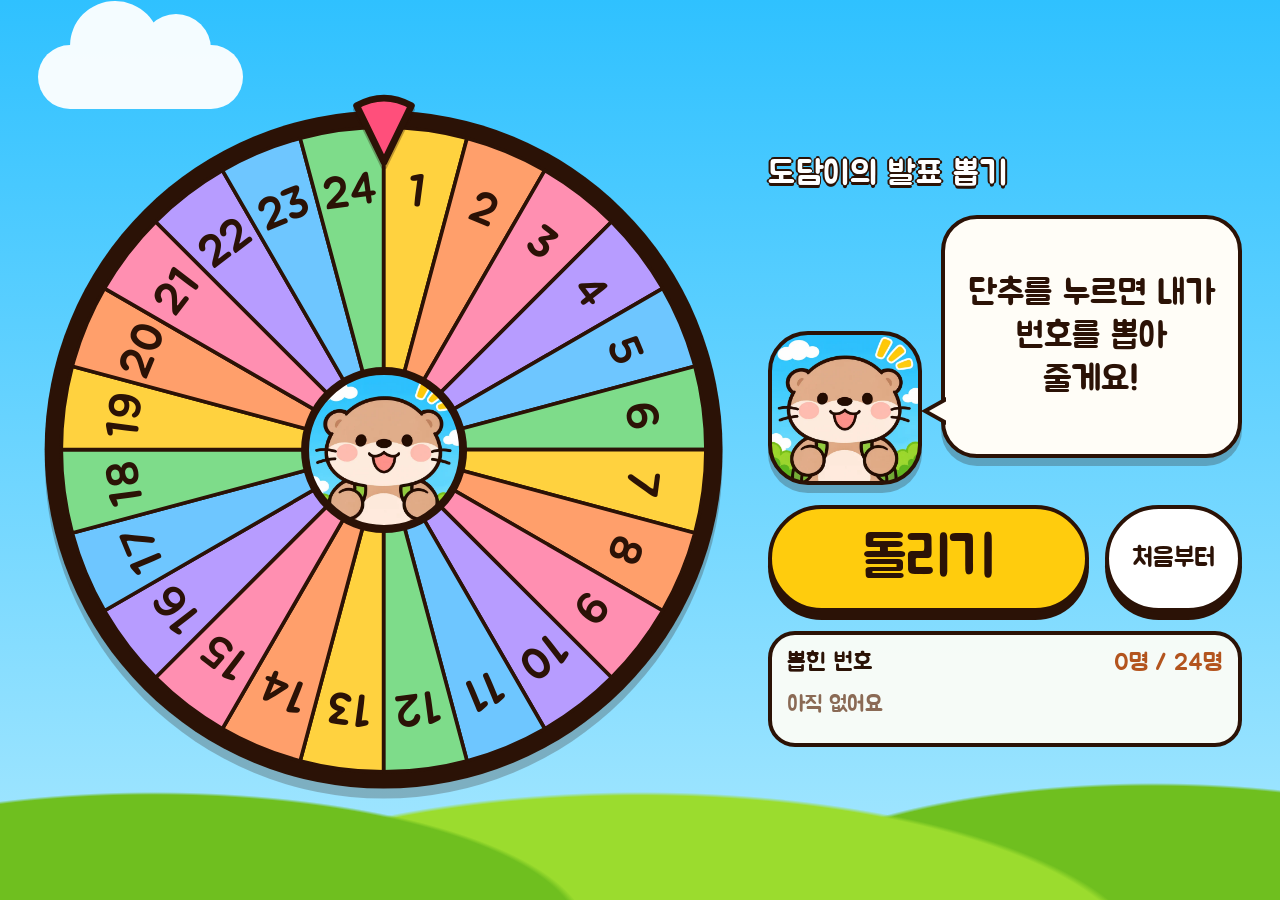
<file: assets/anim/wheel.html>
<!DOCTYPE html>
<html lang="ko">
<head>
<meta charset="utf-8">
<meta name="viewport" content="width=device-width, initial-scale=1">
<title>도담이의 발표 뽑기</title>
<link rel="preconnect" href="https://fonts.googleapis.com">
<link href="https://fonts.googleapis.com/css2?family=Jua&display=swap" rel="stylesheet">
<style>
  :root{
    --ink:#2b1206;
    --sky1:#2fc1ff;
    --sky2:#a8e8ff;
    --yellow:#ffcc0d;
    --white:#fffdf7;
    --wheel:min(88vh, 54vw);
  }
  *{box-sizing:border-box;margin:0;padding:0}
  html,body{height:100%}
  body{
    font-family:"Jua","Apple SD Gothic Neo","Malgun Gothic","Noto Sans KR",sans-serif;
    color:var(--ink);
    background:
      radial-gradient(ellipse 34vw 16vh at 12% 104%, #6fbf1f 98%, transparent 100%),
      radial-gradient(ellipse 40vw 20vh at 50% 108%, #9bdc2e 98%, transparent 100%),
      radial-gradient(ellipse 34vw 17vh at 90% 104%, #6fbf1f 98%, transparent 100%),
      linear-gradient(180deg,var(--sky1) 0%,var(--sky2) 100%);
    background-attachment:fixed;
    min-height:100vh;
    overflow-x:hidden;
  }
  .cloud{position:fixed;background:#fff;border-radius:999px;opacity:.95;z-index:0}
  .cloud::before,.cloud::after{content:"";position:absolute;background:#fff;border-radius:50%}
  .cloud.a{width:16vw;height:5vw;left:3vw;top:5vh}
  .cloud.a::before{width:7vw;height:7vw;left:2.5vw;top:-3.4vw}
  .cloud.a::after{width:5.5vw;height:5.5vw;left:8vw;top:-2.4vw}
  .cloud.b{width:12vw;height:4vw;right:4vw;top:38vh}
  .cloud.b::before{width:5vw;height:5vw;left:2vw;top:-2.5vw}
  .cloud.b::after{width:4vw;height:4vw;left:6vw;top:-1.6vw}

  main{
    position:relative;z-index:1;
    min-height:100vh;
    display:grid;
    grid-template-columns:auto minmax(0,1fr);
    align-items:center;
    gap:3vw;
    padding:3vh 3vw;
  }

  /* 돌림판 */
  .wheel-wrap{position:relative;width:var(--wheel);height:var(--wheel);flex:none}
  #wheel{
    width:100%;height:100%;display:block;
    border-radius:50%;
    filter:drop-shadow(0 1.2vh 0 rgba(43,18,6,.25));
    transition:transform 5.2s cubic-bezier(.12,.62,.08,1);
    will-change:transform;
  }
  .pointer{
    position:absolute;left:50%;top:-2.2%;
    width:11%;height:11%;
    transform:translateX(-50%);
    z-index:3;
    filter:drop-shadow(0 .5vh 0 rgba(43,18,6,.3));
  }
  .hub{
    position:absolute;left:50%;top:50%;
    width:24%;height:24%;
    transform:translate(-50%,-50%);
    border-radius:50%;
    border:calc(var(--wheel)*.012) solid var(--ink);
    background:#fff center/cover no-repeat;
    z-index:2;
  }

  /* 오른쪽 */
  .side{display:flex;flex-direction:column;gap:2.2vh;min-width:0;height:100%;justify-content:center}
  h1{
    font-weight:400;font-size:clamp(22px,2.6vw,52px);
    color:#fff;
    text-shadow:0 .35vh 0 var(--ink), .2vh 0 0 var(--ink), -.2vh 0 0 var(--ink), 0 -.2vh 0 var(--ink);
    letter-spacing:.02em;
  }
  .talk{display:flex;align-items:flex-end;gap:1.5vw}
  .dodam{
    width:clamp(90px,12vw,230px);aspect-ratio:1;flex:none;
    border-radius:26%;
    border:.5vh solid var(--ink);
    background:#fff center/cover no-repeat;
    box-shadow:0 .9vh 0 rgba(43,18,6,.25);
  }
  .dodam.jump{animation:jump .7s ease 2}
  .dodam.wiggle{animation:wiggle .45s ease-in-out infinite}
  @keyframes jump{0%,100%{transform:translateY(0)}40%{transform:translateY(-3.5vh) rotate(-4deg)}70%{transform:translateY(0) rotate(3deg)}}
  @keyframes wiggle{0%,100%{transform:rotate(-4deg)}50%{transform:rotate(4deg)}}

  .bubble{
    position:relative;flex:1;min-width:0;
    min-height:clamp(120px,27vh,300px);
    background:var(--white);
    border:.5vh solid var(--ink);
    border-radius:4vh;
    padding:1.5vh 1.5vw;
    display:flex;flex-direction:column;align-items:center;justify-content:center;
    text-align:center;
    box-shadow:0 .9vh 0 rgba(43,18,6,.25);
    margin-bottom:3vh;
  }
  .bubble::before,.bubble::after{
    content:"";position:absolute;left:-2.6vh;bottom:3.2vh;
    border-style:solid;border-color:transparent;
  }
  .bubble::before{border-width:1.6vh 2.8vh 1.6vh 0;border-right-color:var(--ink)}
  .bubble::after{left:-1.7vh;border-width:1.6vh 2.8vh 1.6vh 0;border-right-color:var(--white)}
  .bubble .small{font-size:clamp(20px,2.7vw,54px);line-height:1.25;word-break:keep-all}
  .bubble .big{
    font-size:clamp(64px,10.5vw,220px);line-height:1;
    color:#ff4f7b;
    text-shadow:0 .5vh 0 var(--ink);
    -webkit-text-stroke:.25vh var(--ink);
  }
  .bubble.pop .big{animation:pop .6s cubic-bezier(.2,1.6,.4,1)}
  @keyframes pop{0%{transform:scale(.2);opacity:0}100%{transform:scale(1);opacity:1}}

  .buttons{display:flex;gap:1.2vw;align-items:stretch}
  button{
    font-family:inherit;color:var(--ink);cursor:pointer;
    border:.5vh solid var(--ink);border-radius:999px;
    box-shadow:0 .9vh 0 var(--ink);
    transition:transform .08s, box-shadow .08s, filter .15s;
  }
  button:active:not(:disabled){transform:translateY(.6vh);box-shadow:0 .3vh 0 var(--ink)}
  button:focus-visible{outline:.5vh solid #fff;outline-offset:.4vh}
  button:disabled{cursor:default;filter:grayscale(.7) brightness(1.05);opacity:.75}
  #spin{
    flex:1;background:var(--yellow);
    font-size:clamp(30px,4.4vw,90px);
    padding:1.6vh 2vw;
  }
  #reset{
    background:#fff;
    font-size:clamp(18px,2vw,40px);
    padding:1.2vh 1.8vw;white-space:nowrap;
  }

  .picked{
    background:rgba(255,253,247,.92);
    border:.5vh solid var(--ink);border-radius:3vh;
    padding:1.4vh 1.2vw 1.6vh;
  }
  .picked h2{
    font-weight:400;font-size:clamp(18px,1.9vw,38px);
    display:flex;justify-content:space-between;gap:1em;margin-bottom:1vh;
  }
  .picked h2 span{color:#b3541e}
  #list{display:grid;grid-template-columns:repeat(12,minmax(0,1fr));gap:.8vh .4vw;list-style:none;min-height:clamp(30px,4.6vh,54px)}
  #list li{
    font-size:clamp(15px,1.7vw,34px);line-height:1;
    text-align:center;
    padding:.32em 0 .24em;
    background:#ffe98a;border:.3vh solid var(--ink);border-radius:1.4vh;
  }
  #list li.new{background:#ff9db5;animation:pop .5s cubic-bezier(.2,1.6,.4,1)}
  #list .empty{grid-column:1/-1;background:none;border:none;color:#8a6a55;text-align:left}

  /* 확인 창 */
  .modal{
    position:fixed;inset:0;z-index:10;
    background:rgba(43,18,6,.45);
    display:none;align-items:center;justify-content:center;padding:4vw;
  }
  .modal.open{display:flex}
  .modal .box{
    background:var(--white);border:.6vh solid var(--ink);border-radius:4vh;
    padding:4vh 4vw;text-align:center;max-width:90vw;
    box-shadow:0 1.2vh 0 rgba(43,18,6,.4);
  }
  .modal p{font-size:clamp(24px,3.2vw,64px);margin-bottom:3vh;word-break:keep-all}
  .modal .row{display:flex;gap:1.5vw;justify-content:center;flex-wrap:wrap}
  .modal button{font-size:clamp(22px,2.6vw,52px);padding:1.4vh 2.4vw}
  #yes{background:#ff9db5}
  #no{background:#fff}

  @media (max-aspect-ratio: 11/10){
    :root{--wheel:min(92vw, 62vh)}
    main{grid-template-columns:1fr;justify-items:center;gap:3vh;padding:3vh 4vw 5vh}
    .side{width:100%;height:auto}
    h1{text-align:center}
    #list{grid-template-columns:repeat(8,minmax(0,1fr))}
    #list li{font-size:clamp(15px,4vw,34px)}
  }
  @media (prefers-reduced-motion: reduce){
    #wheel{transition-duration:1.2s}
    .dodam.jump,.dodam.wiggle,.bubble.pop .big,#list li.new{animation:none}
  }
</style>
</head>
<body>
<div class="cloud a" aria-hidden="true"></div>
<div class="cloud b" aria-hidden="true"></div>

<main>
  <div class="wheel-wrap">
    <svg class="pointer" viewBox="0 0 100 100" aria-hidden="true">
      <path d="M50 96 L14 22 Q50 2 86 22 Z" fill="#ff4f7b" stroke="#2b1206" stroke-width="9" stroke-linejoin="round"/>
    </svg>
    <svg id="wheel" viewBox="-104 -104 208 208" role="img" aria-label="일 번부터 이십사 번까지 적힌 돌림판"></svg>
    <div class="hub" aria-hidden="true"></div>
  </div>

  <section class="side">
    <h1>도담이의 발표 뽑기</h1>

    <div class="talk">
      <div class="dodam" id="dodam" role="img" aria-label="우리 반 캐릭터 도담이"></div>
      <div class="bubble" id="bubble" aria-live="polite"></div>
    </div>

    <div class="buttons">
      <button id="spin" type="button">돌리기</button>
      <button id="reset" type="button">처음부터</button>
    </div>

    <div class="picked">
      <h2>뽑힌 번호 <span id="count"></span></h2>
      <ol id="list"></ol>
    </div>
  </section>
</main>

<div class="modal" id="modal" role="dialog" aria-modal="true" aria-labelledby="ask">
  <div class="box">
    <p id="ask">뽑힌 번호를 모두 지우고<br>처음부터 다시 할까요?</p>
    <div class="row">
      <button id="yes" type="button">네, 처음부터</button>
      <button id="no" type="button">아니요</button>
    </div>
  </div>
</div>

<script>
(function(){
  var TOTAL = 24;
  var STEP = 360 / TOTAL;
  var KEY = "dodam-balpyo-picked";
  var COLORS = ["#ffd23f","#ff9f6b","#ff8fb1","#b79cff","#6ec6ff","#7edc8a"];
  var IMG = "url([data-uri])";
  var NS = "http://www.w3.org/2000/svg";

  var wheel = document.getElementById("wheel");
  var bubble = document.getElementById("bubble");
  var dodam = document.getElementById("dodam");
  var spinBtn = document.getElementById("spin");
  var resetBtn = document.getElementById("reset");
  var list = document.getElementById("list");
  var count = document.getElementById("count");
  var modal = document.getElementById("modal");

  dodam.style.backgroundImage = IMG;
  document.querySelector(".hub").style.backgroundImage = IMG;

  var picked = load();
  var rotation = 0;
  var spinning = false;
  var wedges = [], labels = [];

  function load(){
    try{
      var a = JSON.parse(localStorage.getItem(KEY) || "[]");
      if(!Array.isArray(a)) return [];
      var seen = {};
      return a.filter(function(n){
        var ok = Number.isInteger(n) && n >= 1 && n <= TOTAL && !seen[n];
        seen[n] = true; return ok;
      });
    }catch(e){ return []; }
  }
  function save(){ try{ localStorage.setItem(KEY, JSON.stringify(picked)); }catch(e){} }

  function pt(r, deg){
    var a = deg * Math.PI / 180;
    return (r * Math.sin(a)).toFixed(3) + " " + (-r * Math.cos(a)).toFixed(3);
  }
  function el(name, attrs){
    var e = document.createElementNS(NS, name);
    for(var k in attrs) e.setAttribute(k, attrs[k]);
    return e;
  }

  function buildWheel(){
    wheel.appendChild(el("circle", {r:102, fill:"#2b1206"}));
    for(var i = 0; i < TOTAL; i++){
      var a0 = i * STEP, a1 = (i + 1) * STEP, mid = a0 + STEP / 2;
      var w = el("path", {
        d: "M0 0 L" + pt(97, a0) + " A97 97 0 0 1 " + pt(97, a1) + " Z",
        stroke:"#2b1206", "stroke-width":1.1, "stroke-linejoin":"round"
      });
      var t = el("text", {
        transform:"rotate(" + mid + ") translate(0,-78)",
        "text-anchor":"middle", "dominant-baseline":"central",
        "font-size":13.5, "font-family":"inherit"
      });
      t.textContent = String(i + 1);
      wheel.appendChild(w); wheel.appendChild(t);
      wedges.push(w); labels.push(t);
    }
  }

  function paint(){
    for(var i = 0; i < TOTAL; i++){
      var done = picked.indexOf(i + 1) !== -1;
      wedges[i].setAttribute("fill", done ? "#e4e0da" : COLORS[i % COLORS.length]);
      labels[i].setAttribute("fill", done ? "#b9b2a8" : "#2b1206");
    }
    list.innerHTML = "";
    if(!picked.length){
      var li = document.createElement("li");
      li.className = "empty"; li.textContent = "아직 없어요";
      list.appendChild(li);
    }
    picked.forEach(function(n, idx){
      var li = document.createElement("li");
      li.textContent = n;
      if(idx === picked.length - 1 && paint.fresh) li.className = "new";
      list.appendChild(li);
    });
    paint.fresh = false;
    count.textContent = picked.length + "명 / " + TOTAL + "명";
    var left = TOTAL - picked.length;
    spinBtn.disabled = spinning || left === 0;
    spinBtn.textContent = left === 0 ? "모두 뽑았어요" : "돌리기";
    resetBtn.disabled = spinning;
  }

  function say(small, big){
    bubble.classList.remove("pop");
    bubble.innerHTML = "";
    if(big){
      var b = document.createElement("div");
      b.className = "big"; b.textContent = big;
      bubble.appendChild(b);
      void bubble.offsetWidth;
      bubble.classList.add("pop");
    }
    if(small){
      var s = document.createElement("div");
      s.className = "small"; s.textContent = small;
      bubble.appendChild(s);
    }
  }

  function rand(n){
    try{
      var buf = new Uint32Array(1), limit = Math.floor(4294967296 / n) * n;
      do{ crypto.getRandomValues(buf); }while(buf[0] >= limit);
      return buf[0] % n;
    }catch(e){ return Math.floor(Math.random() * n); }
  }

  function spin(){
    if(spinning) return;
    var remain = [];
    for(var n = 1; n <= TOTAL; n++) if(picked.indexOf(n) === -1) remain.push(n);
    if(!remain.length) return;

    var chosen = remain[rand(remain.length)];
    spinning = true;
    paint();
    say("두근두근… 누가 나올까요?");
    dodam.classList.remove("jump");
    dodam.classList.add("wiggle");

    var mid = (chosen - 1) * STEP + STEP / 2;
    var jitter = (Math.random() - 0.5) * (STEP - 5);
    var target = ((-(mid + jitter)) % 360 + 360) % 360;
    var now = ((rotation % 360) + 360) % 360;
    var delta = ((target - now) % 360 + 360) % 360;
    rotation += 360 * 5 + delta;
    wheel.style.transform = "rotate(" + rotation + "deg)";

    var finished = false;
    function finish(){
      if(finished) return;
      finished = true;
      wheel.removeEventListener("transitionend", onEnd);
      clearTimeout(timer);
      spinning = false;
      picked.push(chosen);
      save();
      paint.fresh = true;
      paint();
      dodam.classList.remove("wiggle");
      void dodam.offsetWidth;
      dodam.classList.add("jump");
      var left = TOTAL - picked.length;
      say(left === 0 ? "마지막 친구까지 모두 뽑았어요!" : "발표해 볼까요?", chosen + "번!");
      spinBtn.focus();
    }
    function onEnd(e){ if(e.target === wheel && e.propertyName === "transform") finish(); }
    wheel.addEventListener("transitionend", onEnd);
    var ms = parseFloat(getComputedStyle(wheel).transitionDuration) * 1000 || 0;
    var timer = setTimeout(finish, ms + 400);
  }

  function openModal(){ if(!spinning){ modal.classList.add("open"); document.getElementById("no").focus(); } }
  function closeModal(){ modal.classList.remove("open"); resetBtn.focus(); }
  function resetAll(){
    picked = [];
    save();
    paint();
    dodam.classList.remove("jump","wiggle");
    say("단추를 누르면 내가 번호를 뽑아 줄게요!");
    modal.classList.remove("open");
    spinBtn.focus();
  }

  spinBtn.addEventListener("click", spin);
  resetBtn.addEventListener("click", openModal);
  document.getElementById("yes").addEventListener("click", resetAll);
  document.getElementById("no").addEventListener("click", closeModal);
  modal.addEventListener("click", function(e){ if(e.target === modal) closeModal(); });
  document.addEventListener("keydown", function(e){
    if(modal.classList.contains("open")){
      if(e.key === "Escape") closeModal();
      return;
    }
    if(e.code === "Space" && e.target.tagName !== "BUTTON"){ e.preventDefault(); spin(); }
  });

  buildWheel();
  paint();
  if(picked.length === TOTAL) say("모두 뽑았어요! 처음부터 다시 해 볼까요?");
  else if(picked.length) say("이어서 뽑아 볼까요? 단추를 눌러 주세요!");
  else say("단추를 누르면 내가 번호를 뽑아 줄게요!");
})();
</script>
</body>
</html>
</file>
